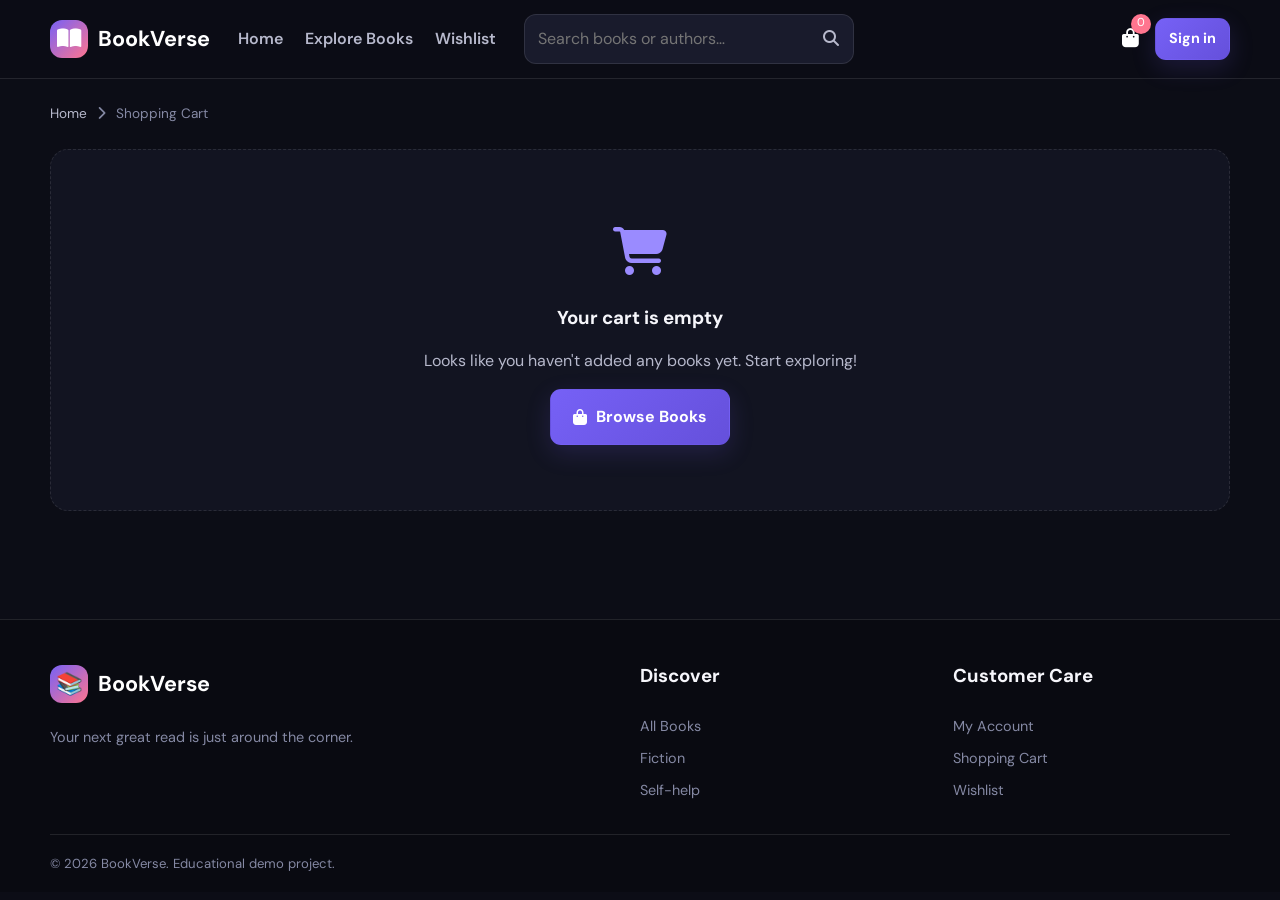
<file: cart.html>
<!DOCTYPE html>
<html lang="en">
<head>
  <meta charset="UTF-8">
  <meta name="viewport" content="width=device-width, initial-scale=1.0">
  <meta name="description" content="View and manage your BookVerse shopping cart.">
  <title>Shopping Cart — BookVerse</title>
  <link rel="stylesheet" href="css/style.css">
  <link rel="stylesheet" href="https://cdnjs.cloudflare.com/ajax/libs/font-awesome/6.5.1/css/all.min.css">
  <link rel="icon" href="data:image/svg+xml,<svg xmlns='http://www.w3.org/2000/svg' viewBox='0 0 100 100'><text y='.9em' font-size='90'>📚</text></svg>">
</head>
<body>
  <div id="navbar-container"></div>
  <div class="toast-container" id="toast-container"></div>

  <main class="page-content cart-page">
    <div class="container">
      <div class="breadcrumb">
        <a href="index.html">Home</a>
        <span class="separator"><i class="fas fa-chevron-right"></i></span>
        <span class="current">Shopping Cart</span>
      </div>

      <div id="cart-content">
        <!-- Rendered by JS -->
      </div>
    </div>
  </main>

  <div id="footer-container"></div>
  <button class="back-to-top" id="back-to-top"><i class="fas fa-arrow-up"></i></button>

  <!-- Checkout Success Modal -->
  <div class="modal-backdrop" id="modal-backdrop" onclick="closeCheckoutModal()"></div>
  <div class="modal" id="checkout-modal" style="text-align:center; max-width:440px;">
    <div style="font-size:4rem; margin-bottom:16px;">🎉</div>
    <h2 style="margin-bottom:8px;">Order Placed Successfully!</h2>
    <p style="color:var(--text-secondary); margin-bottom:24px;">Your books are on their way! You'll receive a confirmation email shortly.</p>
    <div style="display:flex;gap:12px;justify-content:center;">
      <a href="profile.html#orders" class="btn btn-primary"><i class="fas fa-box"></i> View Orders</a>
      <a href="catalog.html" class="btn btn-outline"><i class="fas fa-shopping-bag"></i> Continue Shopping</a>
    </div>
  </div>

  <script src="js/app.js"></script>
  <script>
    document.addEventListener('DOMContentLoaded', () => {
      document.getElementById('navbar-container').innerHTML = renderNavbar();
      document.getElementById('footer-container').innerHTML = renderFooter();
      initNavbarScroll();
      initBackToTop();
      initUserDropdown();
      initSearch();

      renderCart();
    });

    function renderCart() {
      const container = document.getElementById('cart-content');

      if (AppState.cart.length === 0) {
        container.innerHTML = `
          <div class="empty-state">
            <div class="empty-state-icon"><i class="fas fa-cart-shopping"></i></div>
            <h3>Your cart is empty</h3>
            <p>Looks like you haven't added any books yet. Start exploring!</p>
            <a href="catalog.html" class="btn btn-primary btn-lg"><i class="fas fa-shopping-bag"></i> Browse Books</a>
          </div>
        `;
        return;
      }

      const cartTotal = AppState.getCartTotal();
      const originalTotal = AppState.getCartOriginalTotal();
      const savings = originalTotal - cartTotal;
      const itemCount = AppState.getCartItemCount();
      const delivery = cartTotal >= 499 ? 0 : 49;
      const finalTotal = cartTotal + delivery;

      let cartItemsHTML = '';
      AppState.cart.forEach(item => {
        const book = BookStore.books.find(b => b.id === item.bookId);
        if (!book) return;
        const discount = getDiscount(book.originalPrice, book.price);

        cartItemsHTML += `
          <div class="cart-item" id="cart-item-${book.id}">
            <div class="cart-item-image">
              <a href="book-detail.html?id=${book.id}">
                <img src="${book.image}" alt="${book.title}" onerror="this.src='https://via.placeholder.com/100x140/1a1a2e/6c5ce7?text=Book'">
              </a>
            </div>
            <div class="cart-item-info">
              <h3><a href="book-detail.html?id=${book.id}" style="color:var(--text-primary);">${book.title}</a></h3>
              <p class="cart-item-author">by ${book.author}</p>
              <span class="cart-item-format">${book.format}</span>
              <div class="cart-item-price">
                <span class="current">${formatPrice(book.price)}</span>
                <span class="original">${formatPrice(book.originalPrice)}</span>
                <span class="discount">${discount}% off</span>
              </div>
              <div class="cart-item-actions">
                <div class="qty-control">
                  <button onclick="changeQty(${book.id}, -1)"><i class="fas fa-minus"></i></button>
                  <div class="qty-value">${item.qty}</div>
                  <button onclick="changeQty(${book.id}, 1)"><i class="fas fa-plus"></i></button>
                </div>
                <button class="cart-item-remove" onclick="removeItem(${book.id})">
                  <i class="fas fa-trash-alt"></i> Remove
                </button>
                <button class="cart-item-remove" onclick="moveToWishlist(${book.id})" style="color:var(--primary-light);">
                  <i class="far fa-heart"></i> Wishlist
                </button>
              </div>
            </div>
          </div>
        `;
      });

      container.innerHTML = `
        <div class="cart-layout">
          <div class="cart-items-section">
            <div class="cart-items-header">
              <h2><i class="fas fa-shopping-cart" style="color:var(--primary-light);margin-right:8px;"></i> My Cart (${itemCount} items)</h2>
              <button class="btn btn-ghost btn-sm" onclick="clearCart()"><i class="fas fa-trash"></i> Clear All</button>
            </div>
            ${cartItemsHTML}
          </div>

          <div class="cart-summary">
            <h3>Order Summary</h3>
            <div class="cart-summary-row">
              <span>Price (${itemCount} items)</span>
              <span>${formatPrice(originalTotal)}</span>
            </div>
            <div class="cart-summary-row">
              <span>Discount</span>
              <span class="savings">- ${formatPrice(savings)}</span>
            </div>
            <div class="cart-summary-row">
              <span>Delivery</span>
              <span style="color: ${delivery === 0 ? 'var(--success)' : 'var(--text-primary)'};">${delivery === 0 ? 'FREE' : formatPrice(delivery)}</span>
            </div>
            ${delivery > 0 ? `<p style="font-size:0.8rem;color:var(--text-muted);margin-top:4px;">Add ₹${499 - cartTotal} more for free delivery</p>` : ''}
            <div class="cart-summary-row total">
              <span>Total Amount</span>
              <span>${formatPrice(finalTotal)}</span>
            </div>
            <p style="color:var(--success);font-size:0.9rem;font-weight:600;margin-top:8px;">
              <i class="fas fa-tag"></i> You save ${formatPrice(savings)} on this order!
            </p>

            <div class="coupon-input">
              <input type="text" placeholder="Coupon code" id="coupon-input">
              <button class="btn btn-outline btn-sm" onclick="applyCoupon()">Apply</button>
            </div>

            <button class="btn btn-accent btn-lg checkout-btn" onclick="checkout()">
              <i class="fas fa-lock"></i> Place Order
            </button>
            <p class="secure-text"><i class="fas fa-shield-halved"></i> Safe and Secure Payments</p>
          </div>
        </div>
      `;
    }

    function changeQty(bookId, delta) {
      const item = AppState.cart.find(i => i.bookId === bookId);
      if (!item) return;
      const newQty = item.qty + delta;
      if (newQty <= 0) {
        removeItem(bookId);
        return;
      }
      AppState.updateCartQty(bookId, newQty);
      renderCart();
      // Re-render navbar to update cart count
      document.getElementById('navbar-container').innerHTML = renderNavbar();
      initUserDropdown();
    }

    function removeItem(bookId) {
      AppState.removeFromCart(bookId);
      showToast('info', 'Item removed from cart');
      renderCart();
      document.getElementById('navbar-container').innerHTML = renderNavbar();
      initUserDropdown();
    }

    function moveToWishlist(bookId) {
      if (!AppState.isInWishlist(bookId)) {
        AppState.toggleWishlist(bookId);
      }
      AppState.removeFromCart(bookId);
      showToast('success', 'Moved to wishlist');
      renderCart();
      document.getElementById('navbar-container').innerHTML = renderNavbar();
      initUserDropdown();
    }

    function clearCart() {
      AppState.cart = [];
      AppState.save();
      updateCartCount();
      showToast('info', 'Cart cleared');
      renderCart();
      document.getElementById('navbar-container').innerHTML = renderNavbar();
      initUserDropdown();
    }

    function applyCoupon() {
      const code = document.getElementById('coupon-input').value.trim();
      if (!code) {
        showToast('error', 'Please enter a coupon code');
        return;
      }
      if (code.toUpperCase() === 'BOOK10' || code.toUpperCase() === 'WELCOME') {
        showToast('success', 'Coupon applied! 10% discount added.');
      } else {
        showToast('error', 'Invalid coupon code. Try BOOK10 or WELCOME');
      }
    }

    function checkout() {
      if (!AppState.isLoggedIn()) {
        showToast('info', 'Please login to place your order');
        setTimeout(() => window.location.href = 'login.html', 1200);
        return;
      }

      // Create order
      const order = {
        id: 'BV-2026-' + Math.floor(Math.random() * 9000 + 1000),
        date: new Date().toLocaleDateString('en-US', { month: 'short', day: 'numeric', year: 'numeric' }),
        status: 'Processing',
        items: AppState.cart.map(i => i.bookId),
        total: AppState.getCartTotal()
      };
      AppState.orders.unshift(order);
      AppState.cart = [];
      AppState.save();
      updateCartCount();

      // Show success modal
      document.getElementById('modal-backdrop').classList.add('active');
      document.getElementById('checkout-modal').classList.add('active');
    }

    function closeCheckoutModal() {
      document.getElementById('modal-backdrop').classList.remove('active');
      document.getElementById('checkout-modal').classList.remove('active');
      renderCart();
      document.getElementById('navbar-container').innerHTML = renderNavbar();
      initUserDropdown();
    }
  </script>
</body>
</html>
</file>
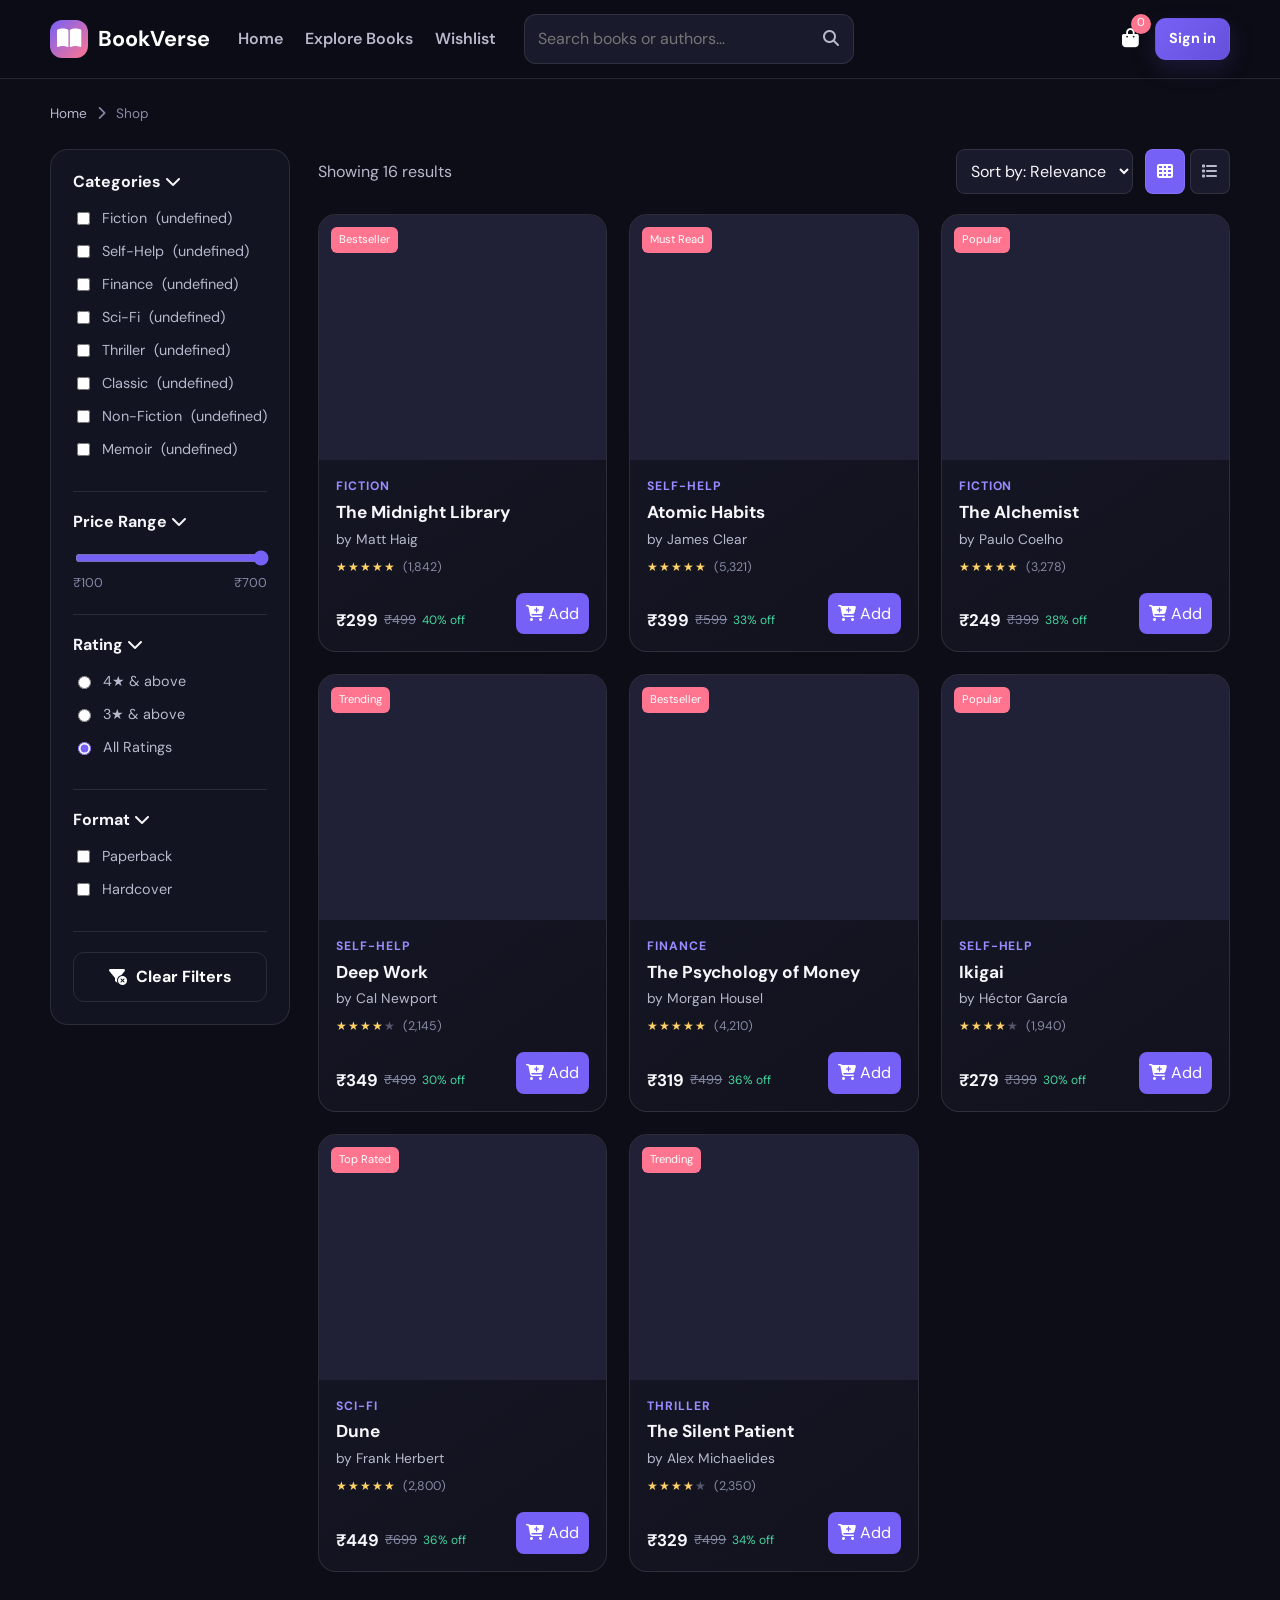
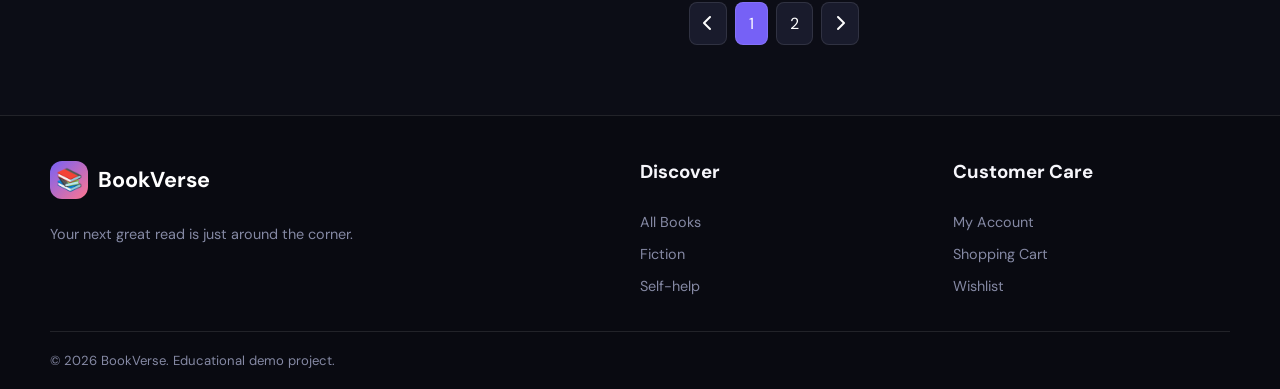
<file: catalog.html>
<!DOCTYPE html>
<html lang="en">
<head>
  <meta charset="UTF-8">
  <meta name="viewport" content="width=device-width, initial-scale=1.0">
  <meta name="description" content="Browse and shop from our extensive catalog of books across all genres.">
  <title>Shop Books — BookVerse</title>
  <link rel="stylesheet" href="css/style.css">
  <link rel="stylesheet" href="https://cdnjs.cloudflare.com/ajax/libs/font-awesome/6.5.1/css/all.min.css">
  <link rel="icon" href="data:image/svg+xml,<svg xmlns='http://www.w3.org/2000/svg' viewBox='0 0 100 100'><text y='.9em' font-size='90'>📚</text></svg>">
</head>
<body>
  <div id="navbar-container"></div>
  <div class="toast-container" id="toast-container"></div>

  <div class="modal-backdrop" id="modal-backdrop" onclick="closeModal()"></div>
  <div class="modal" id="quick-view-modal">
    <div class="modal-header">
      <h2>Quick View</h2>
      <button class="modal-close" onclick="closeModal()"><i class="fas fa-times"></i></button>
    </div>
    <div class="modal-body"></div>
  </div>

  <main class="page-content catalog-page">
    <div class="container">
      <div class="breadcrumb">
        <a href="index.html">Home</a>
        <span class="separator"><i class="fas fa-chevron-right"></i></span>
        <span class="current" id="breadcrumb-current">Shop</span>
      </div>

      <div class="catalog-layout">
        <!-- Filter Sidebar -->
        <aside class="filter-sidebar">
          <div class="filter-group">
            <h3>Categories <i class="fas fa-chevron-down"></i></h3>
            <div id="filter-categories">
              <!-- Rendered by JS -->
            </div>
          </div>

          <div class="filter-group">
            <h3>Price Range <i class="fas fa-chevron-down"></i></h3>
            <div class="price-range-slider">
              <input type="range" id="price-max" min="100" max="700" value="700" oninput="applyFilters()">
              <div class="price-range-values">
                <span>₹100</span>
                <span id="price-max-display">₹700</span>
              </div>
            </div>
          </div>

          <div class="filter-group">
            <h3>Rating <i class="fas fa-chevron-down"></i></h3>
            <label class="filter-option">
              <input type="radio" name="rating" value="4" onchange="applyFilters()"> 4★ & above
            </label>
            <label class="filter-option">
              <input type="radio" name="rating" value="3" onchange="applyFilters()"> 3★ & above
            </label>
            <label class="filter-option">
              <input type="radio" name="rating" value="0" checked onchange="applyFilters()"> All Ratings
            </label>
          </div>

          <div class="filter-group">
            <h3>Format <i class="fas fa-chevron-down"></i></h3>
            <label class="filter-option">
              <input type="checkbox" value="Paperback" onchange="applyFilters()"> Paperback
            </label>
            <label class="filter-option">
              <input type="checkbox" value="Hardcover" onchange="applyFilters()"> Hardcover
            </label>
          </div>

          <button class="btn btn-outline" style="width:100%;" onclick="clearFilters()">
            <i class="fas fa-filter-circle-xmark"></i> Clear Filters
          </button>
        </aside>

        <!-- Main Content -->
        <div class="catalog-main">
          <div class="catalog-toolbar">
            <div class="catalog-result-count">
              Showing <span id="result-count">0</span> results
            </div>
            <div class="catalog-sort">
              <select class="sort-select" id="sort-select" onchange="applyFilters()">
                <option value="relevance">Sort by: Relevance</option>
                <option value="price-low">Price: Low to High</option>
                <option value="price-high">Price: High to Low</option>
                <option value="rating">Highest Rated</option>
                <option value="newest">Newest First</option>
                <option value="popular">Most Popular</option>
              </select>
              <div class="view-toggle">
                <button class="active" onclick="setView('grid', this)" title="Grid View"><i class="fas fa-th"></i></button>
                <button onclick="setView('list', this)" title="List View"><i class="fas fa-list"></i></button>
              </div>
            </div>
          </div>

          <div class="book-grid book-grid-wide" id="catalog-grid">
            <!-- Books rendered by JS -->
          </div>

          <div class="empty-state" id="no-results" style="display:none;">
            <div class="empty-state-icon"><i class="fas fa-search"></i></div>
            <h3>No books found</h3>
            <p>Try adjusting your filters or search terms</p>
            <button class="btn btn-primary" onclick="clearFilters()">Clear Filters</button>
          </div>

          <div class="pagination" id="pagination">
            <!-- Pagination rendered by JS -->
          </div>
        </div>
      </div>
    </div>
  </main>

  <div id="footer-container"></div>
  <button class="back-to-top" id="back-to-top"><i class="fas fa-arrow-up"></i></button>

  <script src="js/app.js"></script>
  <script src="js/frontend-api.js"></script>
  <script>
    let currentPage = 1;
    const booksPerPage = 8;
    let currentView = 'grid';

    document.addEventListener('DOMContentLoaded', async () => {
      try { BookStore.books = (await loadBooksFromBackend()).map(b => ({...b, originalPrice:Number(b.originalPrice), price:Number(b.price), rating:Number(b.rating), reviews:b.reviewCount})); } catch (e) { console.warn('Backend unavailable, using demo data.'); }

            document.getElementById('navbar-container').innerHTML = renderNavbar();
      document.getElementById('footer-container').innerHTML = renderFooter();
      initNavbarScroll();
      initBackToTop();
      initUserDropdown();
      initSearch();

      // Render category filters
      const catContainer = document.getElementById('filter-categories');
      BookStore.categories.forEach(cat => {
        catContainer.innerHTML += `
          <label class="filter-option">
            <input type="checkbox" value="${cat.name}" onchange="applyFilters()" ${getUrlParam('category') === cat.name ? 'checked' : ''}>
            ${cat.name}
            <span class="count">(${cat.count})</span>
          </label>
        `;
      });

      // Check URL params for search / category
      const searchParam = getUrlParam('search');
      const categoryParam = getUrlParam('category');

      if (searchParam) {
        document.getElementById('navbar-search-input').value = searchParam;
        document.getElementById('breadcrumb-current').textContent = `Search: "${searchParam}"`;
      }
      if (categoryParam && categoryParam !== 'All') {
        document.getElementById('breadcrumb-current').textContent = categoryParam;
      }

      applyFilters();
    });

    function getUrlParam(key) {
      const params = new URLSearchParams(window.location.search);
      return params.get(key);
    }

    function applyFilters() {
      let books = [...BookStore.books];

      // Category filter
      const checkedCats = [...document.querySelectorAll('#filter-categories input:checked')].map(el => el.value);
      if (checkedCats.length > 0 && !checkedCats.includes('All')) {
        books = books.filter(b => checkedCats.includes(b.category));
      }

      // Search filter
      const searchParam = getUrlParam('search');
      const searchInput = document.getElementById('navbar-search-input')?.value || '';
      const searchTerm = (searchInput || searchParam || '').toLowerCase();
      if (searchTerm) {
        books = books.filter(b =>
          b.title.toLowerCase().includes(searchTerm) ||
          b.author.toLowerCase().includes(searchTerm) ||
          b.category.toLowerCase().includes(searchTerm)
        );
      }

      // Badge filter from URL
      const badgeParam = getUrlParam('category');
      if (badgeParam && !['All', 'Fiction', 'Self-Help', 'Sci-Fi', 'Finance', 'Memoir', 'Non-Fiction', 'Classic', 'Thriller'].includes(badgeParam)) {
        books = books.filter(b => b.badge === badgeParam);
      }

      // Price filter
      const maxPrice = parseInt(document.getElementById('price-max').value);
      document.getElementById('price-max-display').textContent = formatPrice(maxPrice);
      books = books.filter(b => b.price <= maxPrice);

      // Rating filter
      const ratingVal = document.querySelector('input[name="rating"]:checked')?.value || 0;
      if (ratingVal > 0) {
        books = books.filter(b => b.rating >= parseInt(ratingVal));
      }

      // Format filter
      const checkedFormats = [...document.querySelectorAll('.filter-group input[type="checkbox"][value="Paperback"], .filter-group input[type="checkbox"][value="Hardcover"]')]
        .filter(el => el.checked).map(el => el.value);
      if (checkedFormats.length > 0) {
        books = books.filter(b => checkedFormats.includes(b.format));
      }

      // Sort
      const sortVal = document.getElementById('sort-select').value;
      switch (sortVal) {
        case 'price-low': books.sort((a, b) => a.price - b.price); break;
        case 'price-high': books.sort((a, b) => b.price - a.price); break;
        case 'rating': books.sort((a, b) => b.rating - a.rating); break;
        case 'popular': books.sort((a, b) => b.reviews - a.reviews); break;
      }

      // Update result count
      document.getElementById('result-count').textContent = books.length;

      // Pagination
      const totalPages = Math.ceil(books.length / booksPerPage);
      if (currentPage > totalPages) currentPage = 1;
      const startIdx = (currentPage - 1) * booksPerPage;
      const pageBooks = books.slice(startIdx, startIdx + booksPerPage);

      // Render
      const grid = document.getElementById('catalog-grid');
      const noResults = document.getElementById('no-results');

      if (pageBooks.length === 0) {
        grid.style.display = 'none';
        noResults.style.display = 'block';
      } else {
        grid.style.display = '';
        noResults.style.display = 'none';
        grid.innerHTML = pageBooks.map(createBookCard).join('');
      }

      // Render pagination
      renderPagination(totalPages);
    }

    function renderPagination(totalPages) {
      const container = document.getElementById('pagination');
      if (totalPages <= 1) { container.innerHTML = ''; return; }

      let html = `<button ${currentPage === 1 ? 'disabled' : ''} onclick="goToPage(${currentPage - 1})"><i class="fas fa-chevron-left"></i></button>`;
      for (let i = 1; i <= totalPages; i++) {
        html += `<button class="${i === currentPage ? 'active' : ''}" onclick="goToPage(${i})">${i}</button>`;
      }
      html += `<button ${currentPage === totalPages ? 'disabled' : ''} onclick="goToPage(${currentPage + 1})"><i class="fas fa-chevron-right"></i></button>`;
      container.innerHTML = html;
    }

    function goToPage(page) {
      currentPage = page;
      applyFilters();
      window.scrollTo({ top: 0, behavior: 'smooth' });
    }

    function setView(view, btn) {
      currentView = view;
      document.querySelectorAll('.view-toggle button').forEach(b => b.classList.remove('active'));
      btn.classList.add('active');
      const grid = document.getElementById('catalog-grid');
      if (view === 'list') {
        grid.style.gridTemplateColumns = '1fr';
      } else {
        grid.style.gridTemplateColumns = '';
      }
    }

    function clearFilters() {
      document.querySelectorAll('.filter-sidebar input[type="checkbox"]').forEach(el => el.checked = false);
      document.querySelector('input[name="rating"][value="0"]').checked = true;
      document.getElementById('price-max').value = 700;
      document.getElementById('sort-select').value = 'relevance';
      // Clear URL params
      window.history.replaceState({}, '', 'catalog.html');
      currentPage = 1;
      applyFilters();
    }
  </script>
</body>
</html>
</file>
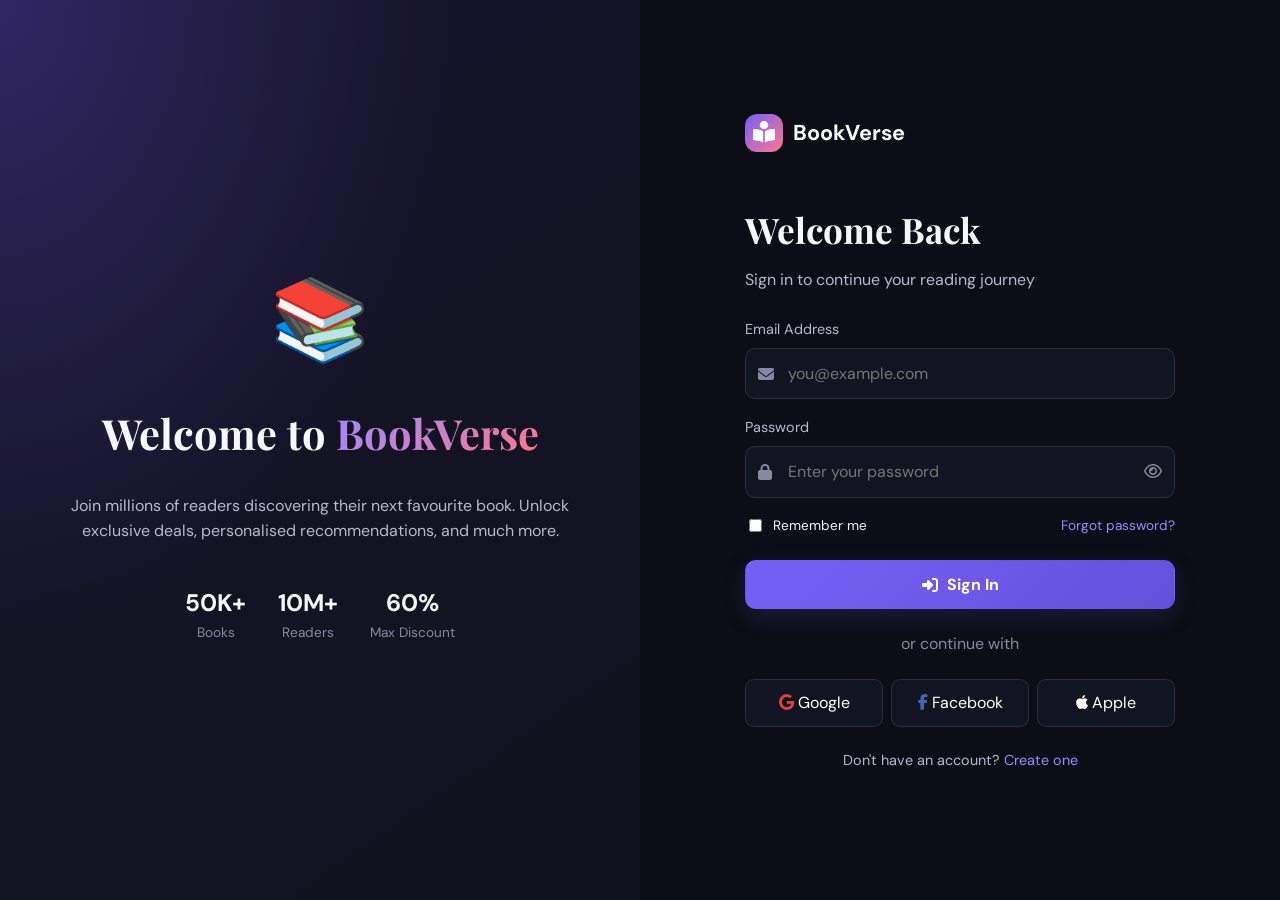
<file: login.html>
<!DOCTYPE html>
<html lang="en">
<head>
  <meta charset="UTF-8">
  <meta name="viewport" content="width=device-width, initial-scale=1.0">
  <meta name="description" content="Login or create your BookVerse account to start your reading journey.">
  <title>Login — BookVerse</title>
  <link rel="stylesheet" href="css/style.css">
  <link rel="stylesheet" href="https://cdnjs.cloudflare.com/ajax/libs/font-awesome/6.5.1/css/all.min.css">
  <link rel="icon" href="data:image/svg+xml,<svg xmlns='http://www.w3.org/2000/svg' viewBox='0 0 100 100'><text y='.9em' font-size='90'>📚</text></svg>">
</head>
<body>
  <div class="toast-container" id="toast-container"></div>

  <div class="auth-page">
    <!-- Visual Side -->
    <div class="auth-visual">
      <div class="auth-visual-content">
        <div style="font-size: 5rem; margin-bottom: 24px;">📚</div>
        <h2>Welcome to <span style="background:linear-gradient(135deg, var(--primary-light), var(--accent));-webkit-background-clip:text;-webkit-text-fill-color:transparent;background-clip:text;">BookVerse</span></h2>
        <p>Join millions of readers discovering their next favourite book. Unlock exclusive deals, personalised recommendations, and much more.</p>
        <div style="display:flex; gap:32px; justify-content:center; margin-top:40px;">
          <div class="hero-stat"><div class="stat-number">50K+</div><div class="stat-label">Books</div></div>
          <div class="hero-stat"><div class="stat-number">10M+</div><div class="stat-label">Readers</div></div>
          <div class="hero-stat"><div class="stat-number">60%</div><div class="stat-label">Max Discount</div></div>
        </div>
      </div>
    </div>

    <!-- Form Side -->
    <div class="auth-form-section">
      <div class="auth-form-container">
        <a href="index.html" class="navbar-brand" style="margin-bottom:32px;">
          <div class="brand-icon"><i class="fas fa-book-reader"></i></div>
          <span>BookVerse</span>
        </a>

        <!-- Login Form -->
        <div id="login-form-section">
          <div class="auth-form-header">
            <h1>Welcome Back</h1>
            <p>Sign in to continue your reading journey</p>
          </div>

          <form id="login-form" onsubmit="handleLogin(event)">
            <div class="form-group">
              <label for="login-email">Email Address</label>
              <div class="form-input-icon">
                <i class="fas fa-envelope"></i>
                <input type="email" id="login-email" class="form-input" placeholder="you@example.com" required>
              </div>
            </div>
            <div class="form-group">
              <label for="login-password">Password</label>
              <div class="form-input-icon">
                <i class="fas fa-lock"></i>
                <input type="password" id="login-password" class="form-input" placeholder="Enter your password" required>
                <span class="toggle-password" onclick="togglePasswordVisibility('login-password', this)"><i class="far fa-eye"></i></span>
              </div>
            </div>
            <div class="form-row">
              <div class="checkbox-group">
                <input type="checkbox" id="remember-me">
                <label for="remember-me">Remember me</label>
              </div>
              <a href="#" class="form-link">Forgot password?</a>
            </div>
            <button type="submit" class="btn btn-primary auth-submit"><i class="fas fa-sign-in-alt"></i> Sign In</button>
          </form>

          <div class="auth-divider">or continue with</div>

          <div class="social-login">
            <button class="social-login-btn" onclick="socialLogin('Google')"><i class="fab fa-google" style="color:#DB4437;"></i> Google</button>
            <button class="social-login-btn" onclick="socialLogin('Facebook')"><i class="fab fa-facebook-f" style="color:#4267B2;"></i> Facebook</button>
            <button class="social-login-btn" onclick="socialLogin('Apple')"><i class="fab fa-apple"></i> Apple</button>
          </div>

          <p class="auth-footer-text">
            Don't have an account? <a href="#" onclick="showSignup()">Create one</a>
          </p>
        </div>

        <!-- Signup Form -->
        <div id="signup-form-section" style="display:none;">
          <div class="auth-form-header">
            <h1>Create Account</h1>
            <p>Join BookVerse and start your journey</p>
          </div>

          <form id="signup-form" onsubmit="handleSignup(event)">
            <div class="form-group">
              <label for="signup-name">Full Name</label>
              <div class="form-input-icon">
                <i class="fas fa-user"></i>
                <input type="text" id="signup-name" class="form-input" placeholder="John Doe" required>
              </div>
            </div>
            <div class="form-group">
              <label for="signup-email">Email Address</label>
              <div class="form-input-icon">
                <i class="fas fa-envelope"></i>
                <input type="email" id="signup-email" class="form-input" placeholder="you@example.com" required>
              </div>
            </div>
            <div class="form-group">
              <label for="signup-phone">Phone Number</label>
              <div class="form-input-icon">
                <i class="fas fa-phone"></i>
                <input type="tel" id="signup-phone" class="form-input" placeholder="+91 98765 43210">
              </div>
            </div>
            <div class="form-group">
              <label for="signup-password">Password</label>
              <div class="form-input-icon">
                <i class="fas fa-lock"></i>
                <input type="password" id="signup-password" class="form-input" placeholder="Min 8 characters" required minlength="8">
                <span class="toggle-password" onclick="togglePasswordVisibility('signup-password', this)"><i class="far fa-eye"></i></span>
              </div>
            </div>
            <div class="form-group">
              <label for="signup-confirm">Confirm Password</label>
              <div class="form-input-icon">
                <i class="fas fa-lock"></i>
                <input type="password" id="signup-confirm" class="form-input" placeholder="Re-enter password" required>
              </div>
            </div>
            <div style="margin-bottom:20px;">
              <div class="checkbox-group">
                <input type="checkbox" id="agree-terms" required>
                <label for="agree-terms">I agree to the <a href="#" class="form-link" style="display:inline;">Terms & Conditions</a></label>
              </div>
            </div>
            <button type="submit" class="btn btn-accent auth-submit"><i class="fas fa-user-plus"></i> Create Account</button>
          </form>

          <div class="auth-divider">or sign up with</div>

          <div class="social-login">
            <button class="social-login-btn" onclick="socialLogin('Google')"><i class="fab fa-google" style="color:#DB4437;"></i> Google</button>
            <button class="social-login-btn" onclick="socialLogin('Facebook')"><i class="fab fa-facebook-f" style="color:#4267B2;"></i> Facebook</button>
          </div>

          <p class="auth-footer-text">
            Already have an account? <a href="#" onclick="showLogin()">Sign in</a>
          </p>
        </div>
      </div>
    </div>
  </div>

  <script src="js/app.js"></script>
  <script src="js/frontend-api.js"></script>
  <script src="js/frontend-api.js"></script>
  <script>
    // Toggle password visibility
    function togglePasswordVisibility(inputId, toggleEl) {
      const input = document.getElementById(inputId);
      const icon = toggleEl.querySelector('i');
      if (input.type === 'password') {
        input.type = 'text';
        icon.classList.replace('fa-eye', 'fa-eye-slash');
      } else {
        input.type = 'password';
        icon.classList.replace('fa-eye-slash', 'fa-eye');
      }
    }

    // Show signup
    function showSignup() {
      document.getElementById('login-form-section').style.display = 'none';
      document.getElementById('signup-form-section').style.display = 'block';
    }

    // Show login
    function showLogin() {
      document.getElementById('signup-form-section').style.display = 'none';
      document.getElementById('login-form-section').style.display = 'block';
    }

    // Handle login
    function handleLogin(e) {
      e.preventDefault();
      const email = document.getElementById('login-email').value;
      const password = document.getElementById('login-password').value;

      if (!email || !password) {
        showToast('error', 'Please fill in all fields');
        return;
      }

      backendLogin(email, password)
        .then(() => {
          AppState.init();
          showToast('success', 'Backend login successful! Redirecting...');
          setTimeout(() => window.location.href = 'index.html', 800);
        })
        .catch(err => showToast('error', err.message));
    }

    // Handle signup
    function handleSignup(e) {
      e.preventDefault();
      const name = document.getElementById('signup-name').value;
      const email = document.getElementById('signup-email').value;
      const password = document.getElementById('signup-password').value;
      const confirm = document.getElementById('signup-confirm').value;

      if (password !== confirm) {
        showToast('error', 'Passwords do not match!');
        return;
      }

      backendRegister(name, email, password)
        .then(() => {
          AppState.init();
          showToast('success', 'Account created in PostgreSQL! Redirecting...');
          setTimeout(() => window.location.href = 'index.html', 800);
        })
        .catch(err => showToast('error', err.message));
    }

    // Social login
    function socialLogin(provider) {
      AppState.login(`user@${provider.toLowerCase()}.com`, 'social', `${provider} User`);
      showToast('success', `Signed in with ${provider}! Redirecting...`);
      setTimeout(() => window.location.href = 'index.html', 1200);
    }

    // Redirect if already logged in
    AppState.init();
    if (AppState.isLoggedIn()) {
      window.location.href = 'index.html';
    }
  </script>
</body>
</html>
</file>
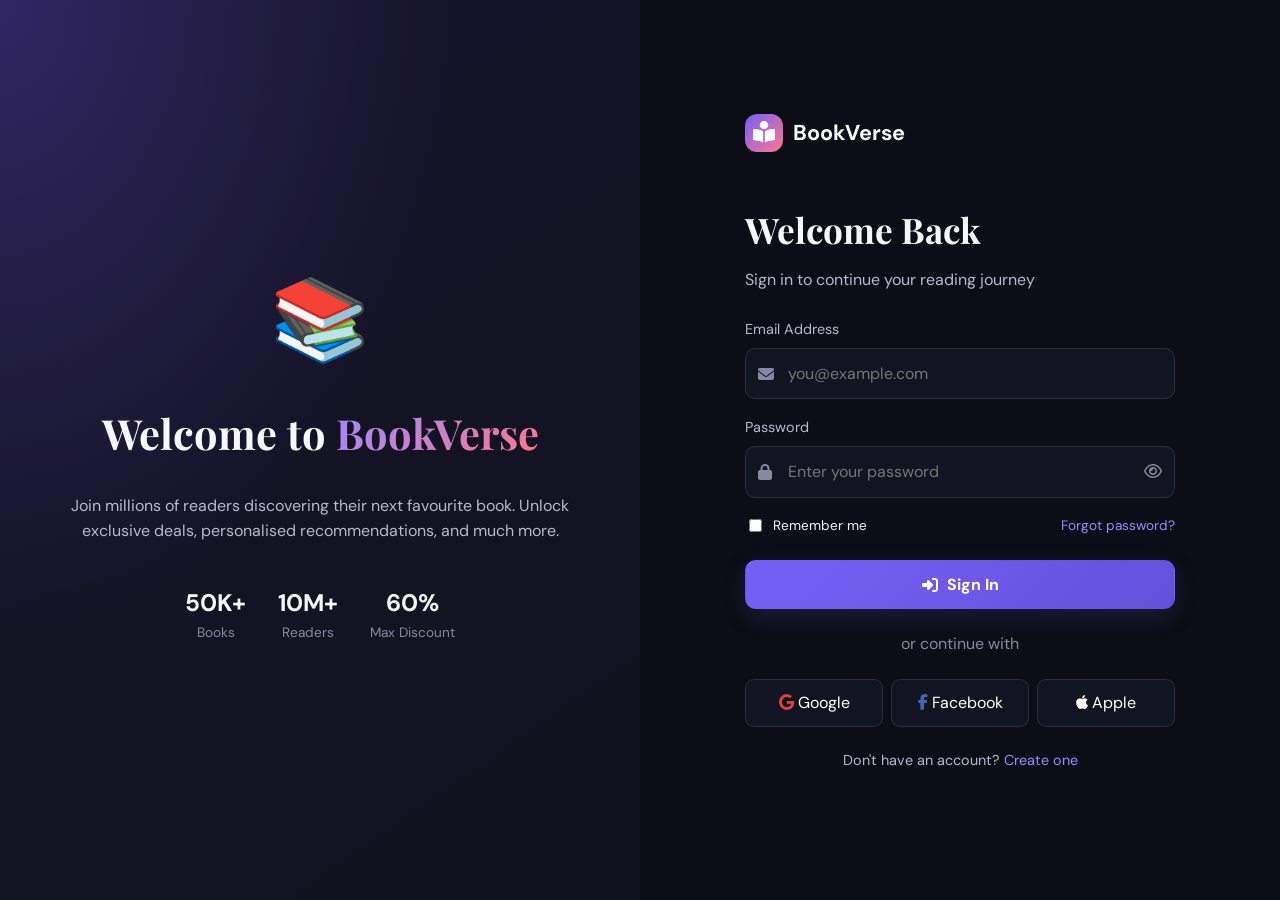
<file: profile.html>
<!DOCTYPE html>
<html lang="en">
<head>
  <meta charset="UTF-8">
  <meta name="viewport" content="width=device-width, initial-scale=1.0">
  <meta name="description" content="Manage your BookVerse profile, orders, addresses, and account settings.">
  <title>My Profile — BookVerse</title>
  <link rel="stylesheet" href="css/style.css">
  <link rel="stylesheet" href="https://cdnjs.cloudflare.com/ajax/libs/font-awesome/6.5.1/css/all.min.css">
  <link rel="icon" href="data:image/svg+xml,<svg xmlns='http://www.w3.org/2000/svg' viewBox='0 0 100 100'><text y='.9em' font-size='90'>📚</text></svg>">
</head>
<body>
  <div id="navbar-container"></div>
  <div class="toast-container" id="toast-container"></div>

  <main class="page-content profile-page">
    <div class="container">
      <!-- Profile Header Card -->
      <div class="profile-header-card">
        <div class="profile-cover">
          <button class="profile-cover-edit"><i class="fas fa-camera"></i> Edit Cover</button>
        </div>
        <div class="profile-info-section">
          <div class="profile-avatar-wrapper">
            <div class="profile-avatar">
              <img id="profile-avatar-img" src="" alt="Avatar">
            </div>
            <button class="profile-avatar-edit"><i class="fas fa-camera"></i></button>
          </div>
          <div class="profile-details">
            <h1 id="profile-name">User</h1>
            <p class="profile-email" id="profile-email">user@example.com</p>
            <p class="profile-member-since">Member since <span id="profile-join-date">August 2026</span></p>
          </div>
          <div class="profile-stats-row">
            <div class="profile-stat-item">
              <div class="stat-val" id="stat-orders">0</div>
              <div class="stat-lbl">Orders</div>
            </div>
            <div class="profile-stat-item">
              <div class="stat-val" id="stat-wishlist">0</div>
              <div class="stat-lbl">Wishlist</div>
            </div>
            <div class="profile-stat-item">
              <div class="stat-val" id="stat-reviews">7</div>
              <div class="stat-lbl">Reviews</div>
            </div>
          </div>
        </div>
      </div>

      <!-- Profile Content -->
      <div class="profile-content">
        <!-- Sidebar -->
        <nav class="profile-sidebar">
          <button class="profile-nav-item active" data-tab="personal" onclick="switchTab('personal', this)">
            <i class="fas fa-user"></i> Personal Info
          </button>
          <button class="profile-nav-item" data-tab="orders" onclick="switchTab('orders', this)">
            <i class="fas fa-box"></i> My Orders
          </button>
          <button class="profile-nav-item" data-tab="addresses" onclick="switchTab('addresses', this)">
            <i class="fas fa-map-marker-alt"></i> Addresses
          </button>
          <button class="profile-nav-item" data-tab="payment" onclick="switchTab('payment', this)">
            <i class="fas fa-credit-card"></i> Payment Methods
          </button>
          <button class="profile-nav-item" data-tab="notifications" onclick="switchTab('notifications', this)">
            <i class="fas fa-bell"></i> Notifications
          </button>
          <button class="profile-nav-item" data-tab="security" onclick="switchTab('security', this)">
            <i class="fas fa-shield-halved"></i> Security
          </button>
          <div style="height:1px;background:var(--border-color);margin:8px 0;"></div>
          <button class="profile-nav-item" style="color:var(--accent);" onclick="AppState.logout(); window.location.href='index.html';">
            <i class="fas fa-sign-out-alt"></i> Logout
          </button>
        </nav>

        <!-- Tab Content -->
        <div class="profile-tab-content">
          <!-- Personal Info -->
          <div class="profile-tab-panel active" id="tab-personal">
            <h3 class="profile-section-title"><i class="fas fa-user" style="color:var(--primary-light);margin-right:8px;"></i> Personal Information</h3>
            <form onsubmit="event.preventDefault(); saveProfile(); showToast('success', 'Profile updated successfully!');">
              <div class="form-grid">
                <div class="form-group">
                  <label>First Name</label>
                  <input type="text" class="form-input" id="edit-fname" value="Het">
                </div>
                <div class="form-group">
                  <label>Last Name</label>
                  <input type="text" class="form-input" id="edit-lname" value="Patel">
                </div>
                <div class="form-group">
                  <label>Email Address</label>
                  <input type="email" class="form-input" id="edit-email" value="">
                </div>
                <div class="form-group">
                  <label>Phone Number</label>
                  <input type="tel" class="form-input" id="edit-phone" value="+91 98765 43210">
                </div>
                <div class="form-group">
                  <label>Date of Birth</label>
                  <input type="date" class="form-input" id="edit-dob" value="2000-01-15">
                </div>
                <div class="form-group">
                  <label>Gender</label>
                  <select class="form-input" id="edit-gender">
                    <option value="male" selected>Male</option>
                    <option value="female">Female</option>
                    <option value="other">Other</option>
                    <option value="prefer-not">Prefer not to say</option>
                  </select>
                </div>
                <div class="form-group full-width">
                  <label>Bio</label>
                  <textarea class="form-input" rows="3" placeholder="Tell us about yourself...">Book lover and avid reader. Always looking for the next great story.</textarea>
                </div>
              </div>
              <div style="margin-top:24px; display:flex; gap:12px;">
                <button type="submit" class="btn btn-primary"><i class="fas fa-save"></i> Save Changes</button>
                <button type="reset" class="btn btn-ghost">Cancel</button>
              </div>
            </form>
          </div>

          <!-- Orders -->
          <div class="profile-tab-panel" id="tab-orders">
            <h3 class="profile-section-title"><i class="fas fa-box" style="color:var(--primary-light);margin-right:8px;"></i> My Orders</h3>
            <div id="orders-list">
              <!-- Rendered by JS -->
            </div>
          </div>

          <!-- Addresses -->
          <div class="profile-tab-panel" id="tab-addresses">
            <div style="display:flex; justify-content:space-between; align-items:center; margin-bottom:24px;">
              <h3 class="profile-section-title" style="margin-bottom:0; border:none; padding:0;"><i class="fas fa-map-marker-alt" style="color:var(--primary-light);margin-right:8px;"></i> Saved Addresses</h3>
              <button class="btn btn-primary btn-sm" onclick="showAddAddressForm()"><i class="fas fa-plus"></i> Add New</button>
            </div>
            <div id="addresses-list">
              <!-- Rendered by JS -->
            </div>

            <!-- Add Address Form (hidden by default) -->
            <div id="add-address-form" style="display:none; margin-top:20px; background:var(--bg-secondary); border:1px solid var(--border-color); border-radius:var(--radius-lg); padding:24px;">
              <h4 style="margin-bottom:16px;">Add New Address</h4>
              <form onsubmit="event.preventDefault(); addNewAddress();">
                <div class="form-grid">
                  <div class="form-group">
                    <label>Address Type</label>
                    <select class="form-input" id="new-addr-type">
                      <option value="Home">Home</option>
                      <option value="Office">Office</option>
                      <option value="Other">Other</option>
                    </select>
                  </div>
                  <div class="form-group">
                    <label>Full Name</label>
                    <input type="text" class="form-input" id="new-addr-name" required>
                  </div>
                  <div class="form-group full-width">
                    <label>Address Line 1</label>
                    <input type="text" class="form-input" id="new-addr-line1" required>
                  </div>
                  <div class="form-group full-width">
                    <label>Address Line 2</label>
                    <input type="text" class="form-input" id="new-addr-line2">
                  </div>
                  <div class="form-group">
                    <label>City</label>
                    <input type="text" class="form-input" id="new-addr-city" required>
                  </div>
                  <div class="form-group">
                    <label>State</label>
                    <input type="text" class="form-input" id="new-addr-state" required>
                  </div>
                  <div class="form-group">
                    <label>PIN Code</label>
                    <input type="text" class="form-input" id="new-addr-pin" required>
                  </div>
                  <div class="form-group">
                    <label>Phone</label>
                    <input type="tel" class="form-input" id="new-addr-phone" required>
                  </div>
                </div>
                <div style="margin-top:16px; display:flex; gap:12px;">
                  <button type="submit" class="btn btn-primary"><i class="fas fa-save"></i> Save Address</button>
                  <button type="button" class="btn btn-ghost" onclick="document.getElementById('add-address-form').style.display='none';">Cancel</button>
                </div>
              </form>
            </div>
          </div>

          <!-- Payment Methods -->
          <div class="profile-tab-panel" id="tab-payment">
            <h3 class="profile-section-title"><i class="fas fa-credit-card" style="color:var(--primary-light);margin-right:8px;"></i> Payment Methods</h3>
            <div style="display:grid; gap:16px;">
              <div class="address-card">
                <div style="display:flex; align-items:center; gap:16px;">
                  <div style="width:48px;height:32px;background:linear-gradient(135deg, #1a1f71, #2a2d7c);border-radius:6px;display:flex;align-items:center;justify-content:center;color:#fff;font-size:0.7rem;font-weight:700;">VISA</div>
                  <div>
                    <div style="font-weight:600;">•••• •••• •••• 4521</div>
                    <div style="font-size:0.8rem;color:var(--text-muted);">Expires 12/28</div>
                  </div>
                  <span class="badge badge-primary" style="margin-left:auto;">Default</span>
                </div>
              </div>
              <div class="address-card">
                <div style="display:flex; align-items:center; gap:16px;">
                  <div style="width:48px;height:32px;background:linear-gradient(135deg, #ff5f00, #eb001b);border-radius:6px;display:flex;align-items:center;justify-content:center;color:#fff;font-size:0.6rem;font-weight:700;">MC</div>
                  <div>
                    <div style="font-weight:600;">•••• •••• •••• 8903</div>
                    <div style="font-size:0.8rem;color:var(--text-muted);">Expires 06/27</div>
                  </div>
                </div>
              </div>
              <button class="btn btn-outline" style="justify-self:start;"><i class="fas fa-plus"></i> Add Payment Method</button>
            </div>

            <h3 class="profile-section-title" style="margin-top:32px;"><i class="fas fa-wallet" style="color:var(--primary-light);margin-right:8px;"></i> UPI</h3>
            <div class="address-card">
              <div style="display:flex; align-items:center; gap:16px;">
                <div style="width:48px;height:32px;background:var(--bg-elevated);border-radius:6px;display:flex;align-items:center;justify-content:center;font-size:1rem;">📱</div>
                <div>
                  <div style="font-weight:600;">het@paytm</div>
                  <div style="font-size:0.8rem;color:var(--text-muted);">Linked to Paytm</div>
                </div>
              </div>
            </div>
          </div>

          <!-- Notifications -->
          <div class="profile-tab-panel" id="tab-notifications">
            <h3 class="profile-section-title"><i class="fas fa-bell" style="color:var(--primary-light);margin-right:8px;"></i> Notification Preferences</h3>
            <div style="display:grid; gap:20px;">
              <div style="display:flex; align-items:center; justify-content:space-between; padding:16px; background:var(--bg-secondary); border-radius:var(--radius-md);">
                <div>
                  <div style="font-weight:600; font-size:0.95rem;">Order Updates</div>
                  <div style="font-size:0.85rem; color:var(--text-muted);">Get notified about order status changes</div>
                </div>
                <label style="position:relative;width:52px;height:28px;cursor:pointer;">
                  <input type="checkbox" checked style="opacity:0;width:0;height:0;" onchange="showToast('success', 'Preference updated')">
                  <span style="position:absolute;inset:0;background:var(--primary);border-radius:14px;transition:0.3s;">
                    <span style="position:absolute;width:22px;height:22px;background:#fff;border-radius:50%;top:3px;left:27px;transition:0.3s;"></span>
                  </span>
                </label>
              </div>
              <div style="display:flex; align-items:center; justify-content:space-between; padding:16px; background:var(--bg-secondary); border-radius:var(--radius-md);">
                <div>
                  <div style="font-weight:600; font-size:0.95rem;">Price Drops</div>
                  <div style="font-size:0.85rem; color:var(--text-muted);">Alerts when wishlist items go on sale</div>
                </div>
                <label style="position:relative;width:52px;height:28px;cursor:pointer;">
                  <input type="checkbox" checked style="opacity:0;width:0;height:0;" onchange="showToast('success', 'Preference updated')">
                  <span style="position:absolute;inset:0;background:var(--primary);border-radius:14px;transition:0.3s;">
                    <span style="position:absolute;width:22px;height:22px;background:#fff;border-radius:50%;top:3px;left:27px;transition:0.3s;"></span>
                  </span>
                </label>
              </div>
              <div style="display:flex; align-items:center; justify-content:space-between; padding:16px; background:var(--bg-secondary); border-radius:var(--radius-md);">
                <div>
                  <div style="font-weight:600; font-size:0.95rem;">New Releases</div>
                  <div style="font-size:0.85rem; color:var(--text-muted);">Updates about new book releases</div>
                </div>
                <label style="position:relative;width:52px;height:28px;cursor:pointer;">
                  <input type="checkbox" style="opacity:0;width:0;height:0;" onchange="showToast('success', 'Preference updated')">
                  <span style="position:absolute;inset:0;background:var(--bg-elevated);border-radius:14px;transition:0.3s;">
                    <span style="position:absolute;width:22px;height:22px;background:#fff;border-radius:50%;top:3px;left:3px;transition:0.3s;"></span>
                  </span>
                </label>
              </div>
              <div style="display:flex; align-items:center; justify-content:space-between; padding:16px; background:var(--bg-secondary); border-radius:var(--radius-md);">
                <div>
                  <div style="font-weight:600; font-size:0.95rem;">Promotional Offers</div>
                  <div style="font-size:0.85rem; color:var(--text-muted);">Deals, discounts, and special promotions</div>
                </div>
                <label style="position:relative;width:52px;height:28px;cursor:pointer;">
                  <input type="checkbox" checked style="opacity:0;width:0;height:0;" onchange="showToast('success', 'Preference updated')">
                  <span style="position:absolute;inset:0;background:var(--primary);border-radius:14px;transition:0.3s;">
                    <span style="position:absolute;width:22px;height:22px;background:#fff;border-radius:50%;top:3px;left:27px;transition:0.3s;"></span>
                  </span>
                </label>
              </div>
              <div style="display:flex; align-items:center; justify-content:space-between; padding:16px; background:var(--bg-secondary); border-radius:var(--radius-md);">
                <div>
                  <div style="font-weight:600; font-size:0.95rem;">Reading Recommendations</div>
                  <div style="font-size:0.85rem; color:var(--text-muted);">Personalized book recommendations</div>
                </div>
                <label style="position:relative;width:52px;height:28px;cursor:pointer;">
                  <input type="checkbox" checked style="opacity:0;width:0;height:0;" onchange="showToast('success', 'Preference updated')">
                  <span style="position:absolute;inset:0;background:var(--primary);border-radius:14px;transition:0.3s;">
                    <span style="position:absolute;width:22px;height:22px;background:#fff;border-radius:50%;top:3px;left:27px;transition:0.3s;"></span>
                  </span>
                </label>
              </div>
              <div style="display:flex; align-items:center; justify-content:space-between; padding:16px; background:var(--bg-secondary); border-radius:var(--radius-md);">
                <div>
                  <div style="font-weight:600; font-size:0.95rem;">Newsletter</div>
                  <div style="font-size:0.85rem; color:var(--text-muted);">Weekly newsletter with curated content</div>
                </div>
                <label style="position:relative;width:52px;height:28px;cursor:pointer;">
                  <input type="checkbox" style="opacity:0;width:0;height:0;" onchange="showToast('success', 'Preference updated')">
                  <span style="position:absolute;inset:0;background:var(--bg-elevated);border-radius:14px;transition:0.3s;">
                    <span style="position:absolute;width:22px;height:22px;background:#fff;border-radius:50%;top:3px;left:3px;transition:0.3s;"></span>
                  </span>
                </label>
              </div>
            </div>
            <button class="btn btn-primary" style="margin-top:24px;" onclick="showToast('success', 'Preferences saved!')"><i class="fas fa-save"></i> Save Preferences</button>
          </div>

          <!-- Security -->
          <div class="profile-tab-panel" id="tab-security">
            <h3 class="profile-section-title"><i class="fas fa-shield-halved" style="color:var(--primary-light);margin-right:8px;"></i> Security Settings</h3>

            <div style="margin-bottom:32px;">
              <h4 style="margin-bottom:16px;">Change Password</h4>
              <form onsubmit="event.preventDefault(); showToast('success', 'Password changed successfully!');">
                <div class="form-grid" style="max-width:400px; grid-template-columns:1fr;">
                  <div class="form-group">
                    <label>Current Password</label>
                    <input type="password" class="form-input" placeholder="Enter current password" required>
                  </div>
                  <div class="form-group">
                    <label>New Password</label>
                    <input type="password" class="form-input" placeholder="Enter new password" required minlength="8">
                  </div>
                  <div class="form-group">
                    <label>Confirm New Password</label>
                    <input type="password" class="form-input" placeholder="Confirm new password" required>
                  </div>
                </div>
                <button type="submit" class="btn btn-primary" style="margin-top:16px;"><i class="fas fa-key"></i> Update Password</button>
              </form>
            </div>

            <div>
              <h4 style="margin-bottom:16px;">Two-Factor Authentication</h4>
              <div style="padding:20px; background:var(--bg-secondary); border-radius:var(--radius-md); display:flex; align-items:center; justify-content:space-between;">
                <div>
                  <div style="font-weight:600;">2FA is disabled</div>
                  <div style="font-size:0.85rem; color:var(--text-muted);">Add an extra layer of security to your account</div>
                </div>
                <button class="btn btn-outline btn-sm" onclick="showToast('info', '2FA setup would start here')"><i class="fas fa-shield-halved"></i> Enable</button>
              </div>
            </div>

            <div style="margin-top:32px;">
              <h4 style="margin-bottom:16px;">Login Sessions</h4>
              <div style="padding:20px; background:var(--bg-secondary); border-radius:var(--radius-md);">
                <div style="display:flex; align-items:center; gap:12px; margin-bottom:12px;">
                  <i class="fas fa-desktop" style="font-size:1.2rem; color:var(--primary-light);"></i>
                  <div style="flex:1;">
                    <div style="font-weight:600; font-size:0.9rem;">Windows PC — Chrome</div>
                    <div style="font-size:0.8rem; color:var(--text-muted);">Mumbai, India · Active now</div>
                  </div>
                  <span class="badge badge-success">Current</span>
                </div>
              </div>
            </div>

            <div style="margin-top:40px; padding:20px; background:rgba(255,82,82,0.08); border:1px solid rgba(255,82,82,0.2); border-radius:var(--radius-md);">
              <h4 style="color:var(--error); margin-bottom:8px;"><i class="fas fa-exclamation-triangle"></i> Danger Zone</h4>
              <p style="font-size:0.9rem; color:var(--text-secondary); margin-bottom:16px;">Once you delete your account, there is no going back. Please be certain.</p>
              <button class="btn btn-sm" style="background:var(--error); color:#fff;" onclick="showToast('info', 'Account deletion would be confirmed here')"><i class="fas fa-trash"></i> Delete Account</button>
            </div>
          </div>
        </div>
      </div>
    </div>
  </main>

  <div id="footer-container"></div>
  <button class="back-to-top" id="back-to-top"><i class="fas fa-arrow-up"></i></button>

  <script src="js/app.js"></script>
  <script>
    document.addEventListener('DOMContentLoaded', () => {
      // Check login
      AppState.init();
      if (!AppState.isLoggedIn()) {
        window.location.href = 'login.html';
        return;
      }

      document.getElementById('navbar-container').innerHTML = renderNavbar();
      document.getElementById('footer-container').innerHTML = renderFooter();
      initNavbarScroll();
      initBackToTop();
      initUserDropdown();
      initSearch();

      const user = AppState.currentUser;

      // Populate profile header
      document.getElementById('profile-avatar-img').src = user.avatar;
      document.getElementById('profile-name').textContent = user.name;
      document.getElementById('profile-email').textContent = user.email;
      document.getElementById('profile-join-date').textContent = user.joinDate || 'August 2026';
      document.getElementById('stat-orders').textContent = AppState.orders.length;
      document.getElementById('stat-wishlist').textContent = AppState.wishlist.length;

      // Populate edit form
      document.getElementById('edit-email').value = user.email;
      const nameParts = user.name.split(' ');
      document.getElementById('edit-fname').value = nameParts[0] || '';
      document.getElementById('edit-lname').value = nameParts.slice(1).join(' ') || '';

      // Render orders
      renderOrders();

      // Render addresses
      renderAddresses();

      // Check hash for tab
      const hash = window.location.hash.replace('#', '');
      if (hash) {
        const tab = document.querySelector(`[data-tab="${hash}"]`);
        if (tab) switchTab(hash, tab);
      }
    });

    function switchTab(tabName, btnEl) {
      // Update nav
      document.querySelectorAll('.profile-nav-item').forEach(btn => btn.classList.remove('active'));
      btnEl.classList.add('active');

      // Show panel
      document.querySelectorAll('.profile-tab-panel').forEach(panel => panel.classList.remove('active'));
      document.getElementById(`tab-${tabName}`).classList.add('active');

      // Update URL hash
      window.history.replaceState(null, '', `#${tabName}`);
    }

    function renderOrders() {
      const container = document.getElementById('orders-list');

      if (AppState.orders.length === 0) {
        container.innerHTML = `
          <div class="empty-state">
            <div class="empty-state-icon"><i class="fas fa-box-open"></i></div>
            <h3>No orders yet</h3>
            <p>Your order history will appear here</p>
            <a href="catalog.html" class="btn btn-primary">Start Shopping</a>
          </div>
        `;
        return;
      }

      container.innerHTML = AppState.orders.map(order => {
        const statusColors = {
          'Delivered': 'var(--success)',
          'Shipped': 'var(--info)',
          'Processing': 'var(--warning)',
          'Cancelled': 'var(--error)'
        };

        const orderBooks = order.items.map(id => BookStore.books.find(b => b.id === id)).filter(Boolean);

        return `
          <div class="order-card">
            <div class="order-header">
              <div>
                <div class="order-id">${order.id}</div>
                <div class="order-date">Placed on ${order.date}</div>
              </div>
              <span class="badge" style="background:${statusColors[order.status]}20;color:${statusColors[order.status]};">
                ${order.status}
              </span>
            </div>
            <div class="order-items">
              ${orderBooks.map(book => `
                <a href="book-detail.html?id=${book.id}" class="order-item-thumb">
                  <img src="${book.image}" alt="${book.title}">
                </a>
              `).join('')}
            </div>
            <div class="order-footer">
              <div class="order-total">Total: ${formatPrice(order.total)}</div>
              <div style="display:flex;gap:8px;">
                ${order.status === 'Delivered' ? '<button class="btn btn-ghost btn-sm"><i class="fas fa-redo"></i> Reorder</button>' : ''}
                <button class="btn btn-outline btn-sm" onclick="showToast('info', 'Order tracking details would appear here')"><i class="fas fa-truck"></i> Track</button>
              </div>
            </div>
          </div>
        `;
      }).join('');
    }

    function renderAddresses() {
      const container = document.getElementById('addresses-list');

      container.innerHTML = AppState.addresses.map(addr => `
        <div class="address-card">
          <div class="address-type">
            ${addr.type} ${addr.default ? '<span class="badge badge-primary" style="margin-left:8px;">Default</span>' : ''}
          </div>
          <p>
            <strong>${addr.name}</strong><br>
            ${addr.line1}<br>
            ${addr.line2 ? addr.line2 + '<br>' : ''}
            ${addr.city}, ${addr.state} - ${addr.pin}<br>
            Phone: ${addr.phone}
          </p>
          <div class="address-actions">
            <button class="btn btn-ghost btn-sm" onclick="showToast('info', 'Edit functionality')"><i class="fas fa-edit"></i></button>
            <button class="btn btn-ghost btn-sm" onclick="deleteAddress(${addr.id})"><i class="fas fa-trash" style="color:var(--accent);"></i></button>
          </div>
        </div>
      `).join('');
    }

    function showAddAddressForm() {
      document.getElementById('add-address-form').style.display = 'block';
      document.getElementById('add-address-form').scrollIntoView({ behavior: 'smooth' });
    }

    function addNewAddress() {
      const newAddr = {
        id: Date.now(),
        type: document.getElementById('new-addr-type').value,
        name: document.getElementById('new-addr-name').value,
        line1: document.getElementById('new-addr-line1').value,
        line2: document.getElementById('new-addr-line2').value,
        city: document.getElementById('new-addr-city').value,
        state: document.getElementById('new-addr-state').value,
        pin: document.getElementById('new-addr-pin').value,
        phone: document.getElementById('new-addr-phone').value,
        default: false
      };

      AppState.addresses.push(newAddr);
      AppState.save();
      renderAddresses();
      document.getElementById('add-address-form').style.display = 'none';
      showToast('success', 'Address added successfully!');
    }

    function deleteAddress(id) {
      AppState.addresses = AppState.addresses.filter(a => a.id !== id);
      AppState.save();
      renderAddresses();
      showToast('info', 'Address removed');
    }

    function saveProfile() {
      const fname = document.getElementById('edit-fname').value;
      const lname = document.getElementById('edit-lname').value;
      const email = document.getElementById('edit-email').value;

      AppState.currentUser.name = `${fname} ${lname}`.trim();
      AppState.currentUser.email = email;
      AppState.save();

      // Update header
      document.getElementById('profile-name').textContent = AppState.currentUser.name;
      document.getElementById('profile-email').textContent = AppState.currentUser.email;

      // Re-render navbar
      document.getElementById('navbar-container').innerHTML = renderNavbar();
      initUserDropdown();
    }
  </script>
</body>
</html>
</file>
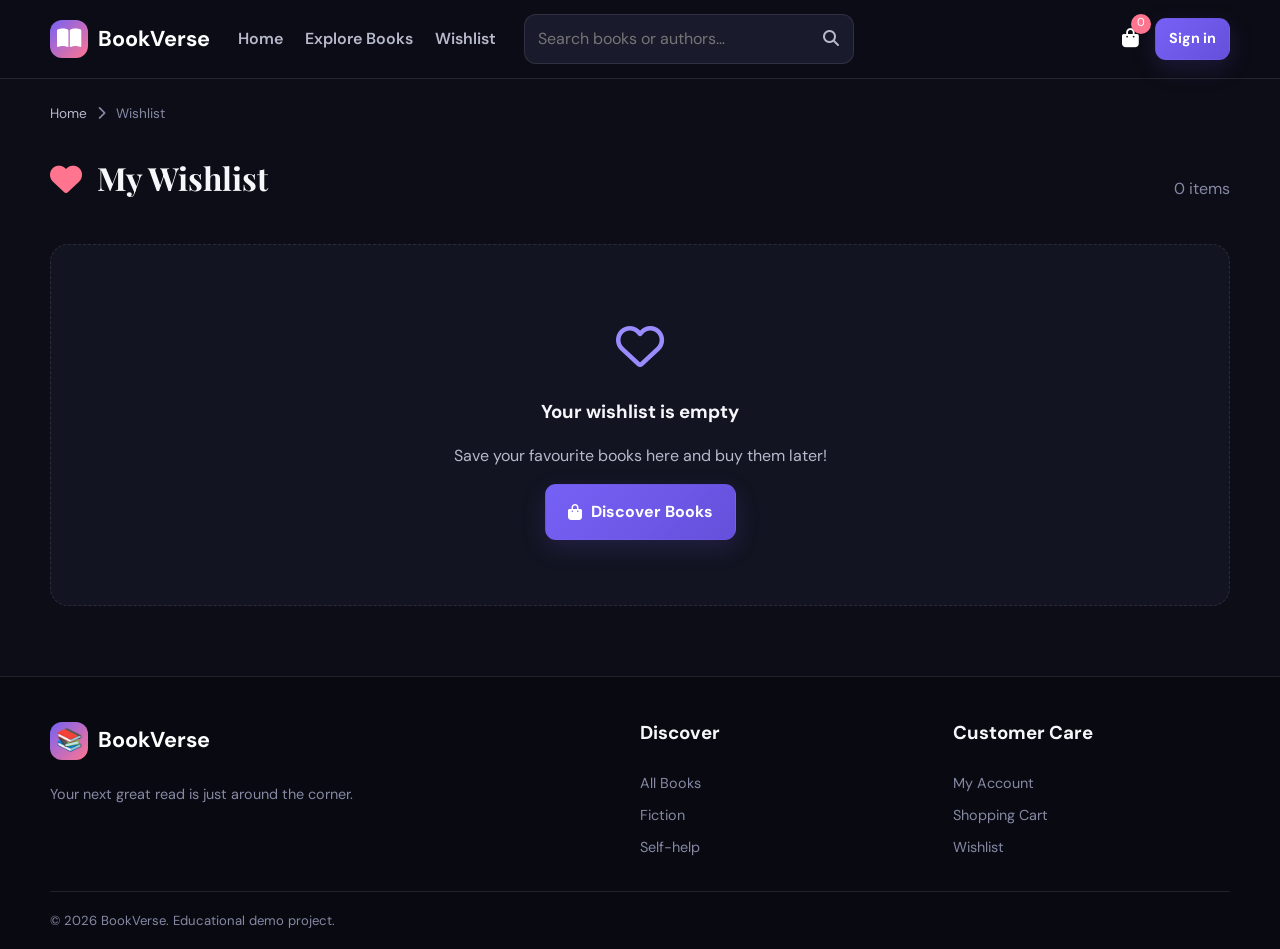
<file: wishlist.html>
<!DOCTYPE html>
<html lang="en">
<head>
  <meta charset="UTF-8">
  <meta name="viewport" content="width=device-width, initial-scale=1.0">
  <meta name="description" content="View your saved books and wishlist on BookVerse.">
  <title>My Wishlist — BookVerse</title>
  <link rel="stylesheet" href="css/style.css">
  <link rel="stylesheet" href="https://cdnjs.cloudflare.com/ajax/libs/font-awesome/6.5.1/css/all.min.css">
  <link rel="icon" href="data:image/svg+xml,<svg xmlns='http://www.w3.org/2000/svg' viewBox='0 0 100 100'><text y='.9em' font-size='90'>📚</text></svg>">
</head>
<body>
  <div id="navbar-container"></div>
  <div class="toast-container" id="toast-container"></div>

  <div class="modal-backdrop" id="modal-backdrop" onclick="closeModal()"></div>
  <div class="modal" id="quick-view-modal">
    <div class="modal-header">
      <h2>Quick View</h2>
      <button class="modal-close" onclick="closeModal()"><i class="fas fa-times"></i></button>
    </div>
    <div class="modal-body"></div>
  </div>

  <main class="page-content wishlist-page">
    <div class="container">
      <div class="breadcrumb">
        <a href="index.html">Home</a>
        <span class="separator"><i class="fas fa-chevron-right"></i></span>
        <span class="current">Wishlist</span>
      </div>

      <div class="wishlist-header">
        <h1><i class="fas fa-heart" style="color:var(--accent);margin-right:8px;"></i> My Wishlist</h1>
        <span class="wishlist-count" id="wishlist-count"></span>
      </div>

      <div id="wishlist-content">
        <!-- Rendered by JS -->
      </div>
    </div>
  </main>

  <div id="footer-container"></div>
  <button class="back-to-top" id="back-to-top"><i class="fas fa-arrow-up"></i></button>

  <script src="js/app.js"></script>
  <script>
    document.addEventListener('DOMContentLoaded', () => {
      document.getElementById('navbar-container').innerHTML = renderNavbar();
      document.getElementById('footer-container').innerHTML = renderFooter();
      initNavbarScroll();
      initBackToTop();
      initUserDropdown();
      initSearch();

      renderWishlist();
    });

    function renderWishlist() {
      const container = document.getElementById('wishlist-content');
      const countEl = document.getElementById('wishlist-count');
      const wishlistBooks = AppState.wishlist.map(id => BookStore.books.find(b => b.id === id)).filter(Boolean);

      countEl.textContent = `${wishlistBooks.length} items`;

      if (wishlistBooks.length === 0) {
        container.innerHTML = `
          <div class="empty-state">
            <div class="empty-state-icon"><i class="far fa-heart"></i></div>
            <h3>Your wishlist is empty</h3>
            <p>Save your favourite books here and buy them later!</p>
            <a href="catalog.html" class="btn btn-primary btn-lg"><i class="fas fa-shopping-bag"></i> Discover Books</a>
          </div>
        `;
        return;
      }

      container.innerHTML = `
        <div class="book-grid book-grid-wide">
          ${wishlistBooks.map(book => {
            const discount = getDiscount(book.originalPrice, book.price);
            return `
              <div class="book-card" onclick="window.location.href='book-detail.html?id=${book.id}'">
                <div class="book-card-image">
                  <img src="${book.image}" alt="${book.title}" loading="lazy" onerror="this.src='https://via.placeholder.com/240x340/1a1a2e/6c5ce7?text=${encodeURIComponent(book.title)}'">
                  ${book.badge ? `<div class="book-card-badge"><span class="badge badge-accent">${book.badge}</span></div>` : ''}
                  <div class="book-card-actions" style="opacity:1;transform:none;">
                    <button class="wishlisted" onclick="event.stopPropagation(); removeFromWishlist(${book.id})" title="Remove from Wishlist">
                      <i class="fas fa-heart"></i>
                    </button>
                  </div>
                </div>
                <div class="book-card-body">
                  <div class="book-card-category">${book.category}</div>
                  <h3 class="book-card-title">${book.title}</h3>
                  <p class="book-card-author">by ${book.author}</p>
                  <div class="book-card-rating">
                    <div class="stars">${generateStars(book.rating)}</div>
                    <span class="rating-count">(${formatReviews(book.reviews)})</span>
                  </div>
                  <div class="book-card-footer">
                    <div class="book-price">
                      <span class="current">${formatPrice(book.price)}</span>
                      <span class="original">${formatPrice(book.originalPrice)}</span>
                      <span class="discount">${discount}% off</span>
                    </div>
                    <button class="add-to-cart-btn" onclick="event.stopPropagation(); moveToCart(${book.id})">
                      <i class="fas fa-cart-plus"></i> Add
                    </button>
                  </div>
                </div>
              </div>
            `;
          }).join('')}
        </div>
      `;
    }

    function removeFromWishlist(bookId) {
      AppState.toggleWishlist(bookId);
      renderWishlist();
    }

    function moveToCart(bookId) {
      AppState.addToCart(bookId);
      AppState.wishlist = AppState.wishlist.filter(id => id !== bookId);
      AppState.save();
      renderWishlist();
      document.getElementById('navbar-container').innerHTML = renderNavbar();
      initUserDropdown();
    }
  </script>
</body>
</html>
</file>
<file: css/style.css>
@import url('https://fonts.googleapis.com/css2?family=DM+Sans:wght@400;500;600;700&family=Playfair+Display:wght@600;700&display=swap');
:root{--bg:#0c0d16;--bg-secondary:#121421;--bg-elevated:#191b2c;--surface:#171827;--text-primary:#f6f6fb;--text-secondary:#b7b9cc;--text-muted:#8589a4;--primary:#7661f6;--primary-light:#9a8bff;--accent:#ff758f;--accent-light:#ff9bb0;--secondary:#00d2d3;--success:#45d6a0;--warning:#ffd93d;--border-color:rgba(255,255,255,.1);--shadow:0 18px 50px rgba(0,0,0,.25);--radius:18px}*{box-sizing:border-box}html{scroll-behavior:smooth}body{margin:0;background:var(--bg);color:var(--text-primary);font-family:'DM Sans',sans-serif;line-height:1.6}img{max-width:100%;display:block}a{color:var(--primary-light);text-decoration:none}a:hover{color:var(--accent-light)}button,input,select,textarea{font:inherit}button{cursor:pointer}h1,h2,h3{line-height:1.2;margin-top:0}h1,h2,.section-title{font-family:'Playfair Display',serif}p{color:var(--text-secondary)}.container{width:min(1180px,calc(100% - 40px));margin-inline:auto}.page-content{min-height:60vh;padding-bottom:70px}.section{padding:64px 0}.section-header{display:flex;align-items:center;justify-content:space-between;gap:20px;margin-bottom:26px}.section-title{font-size:clamp(1.7rem,3vw,2.4rem);margin-bottom:0}.site-header{position:sticky;top:0;z-index:30;background:rgba(12,13,22,.88);backdrop-filter:blur(18px);border-bottom:1px solid var(--border-color);transition:box-shadow .2s}.site-header.scrolled{box-shadow:var(--shadow)}.nav-inner{min-height:78px;display:flex;align-items:center;gap:28px}.navbar-brand{display:inline-flex;align-items:center;gap:10px;color:white;font-weight:700;font-size:1.35rem;white-space:nowrap}.brand-icon{width:38px;height:38px;display:grid;place-items:center;border-radius:12px;background:linear-gradient(135deg,var(--primary),var(--accent));color:#fff}.main-nav{display:flex;gap:22px}.main-nav a{color:var(--text-secondary);font-weight:600}.main-nav a:hover{color:#fff}.nav-search{display:flex;flex:1;max-width:330px;background:var(--bg-elevated);border:1px solid var(--border-color);border-radius:12px;overflow:hidden}.nav-search input{width:100%;min-width:0;background:transparent;border:0;padding:11px 13px;color:white;outline:none}.nav-search button{border:0;background:transparent;color:var(--text-secondary);padding:0 14px}.nav-actions{display:flex;align-items:center;gap:16px;margin-left:auto}.nav-icon{position:relative;color:white;font-size:1.2rem}.nav-icon span{position:absolute;top:-10px;right:-12px;min-width:20px;height:20px;padding:0 5px;border-radius:20px;background:var(--accent);font-size:.72rem;text-align:center;color:#fff}.nav-user{color:var(--text-secondary)}.mobile-menu-toggle{display:none;background:none;border:0;color:white;font-size:1.25rem}.btn{display:inline-flex;align-items:center;justify-content:center;gap:9px;padding:11px 18px;border-radius:11px;border:1px solid transparent;font-weight:700;transition:transform .18s,background .18s;color:white}.btn:hover{transform:translateY(-2px);color:white}.btn-primary{background:linear-gradient(135deg,var(--primary),#6550db);box-shadow:0 8px 24px #7661f62b}.btn-accent{background:linear-gradient(135deg,var(--accent),#f34d76)}.btn-outline{background:transparent;border-color:var(--border-color)}.btn-ghost{background:var(--bg-elevated)}.btn-lg{padding:14px 22px}.btn-sm{padding:8px 13px;font-size:.9rem}.hero{padding:74px 0 62px;background:radial-gradient(ellipse at 78% 30%,#41337c44,transparent 40%),radial-gradient(ellipse at 10% 80%,#a0445c24,transparent 35%)}.hero-content{display:grid;grid-template-columns:1.1fr .9fr;align-items:center;gap:40px}.hero h1{font-size:clamp(2.6rem,5vw,4.5rem);letter-spacing:-1.5px;margin-bottom:20px}.highlight{color:var(--primary-light)}.hero-text>p{max-width:600px;font-size:1.08rem}.hero-actions{display:flex;gap:12px;flex-wrap:wrap;margin:28px 0}.hero-stats{display:flex;gap:35px;margin-top:34px}.stat-number{font-size:1.5rem;font-weight:700}.stat-label{font-size:.85rem;color:var(--text-muted)}.hero-book-stack{height:340px;display:flex;justify-content:center;align-items:center;perspective:900px}.hero-book{width:175px;max-height:270px;overflow:hidden;border-radius:9px;box-shadow:0 25px 50px #0008;transform:rotate(-10deg)}.hero-book:nth-child(2){transform:translateY(-18px) rotate(4deg);margin-left:-35px;z-index:2}.hero-book:nth-child(3){transform:rotate(12deg);margin-left:-35px}.hero-book img{height:260px;width:100%;object-fit:cover}.category-strip{padding:20px 0;border-block:1px solid var(--border-color);background:var(--bg-secondary)}.category-list{display:flex;gap:12px;flex-wrap:wrap;justify-content:center}.category-chip{padding:10px 16px;border-radius:30px;border:1px solid var(--border-color);color:var(--text-secondary);background:#ffffff04}.category-chip:hover{background:var(--primary);color:white}.book-grid{display:grid;grid-template-columns:repeat(4,minmax(0,1fr));gap:22px}.book-grid-wide{grid-template-columns:repeat(3,minmax(0,1fr))}.book-card{min-width:0;overflow:hidden;border:1px solid var(--border-color);border-radius:var(--radius);background:linear-gradient(145deg,#171827,#11121d);transition:transform .22s,border-color .22s;cursor:pointer}.book-card:hover{transform:translateY(-5px);border-color:#7661f688}.book-card-image{height:245px;position:relative;background:#202136;display:flex;justify-content:center;overflow:hidden;padding:18px}.book-card-image>img{height:100%;width:auto;max-width:100%;object-fit:contain;box-shadow:0 10px 25px #0005}.book-card-badge{position:absolute;left:12px;top:12px;color:#fff;background:var(--accent);font-size:.7rem;padding:4px 8px;border-radius:6px}.book-card-actions{position:absolute;right:12px;top:12px;display:flex;flex-direction:column;gap:8px;opacity:0;transform:translateX(6px);transition:.2s}.book-card:hover .book-card-actions{opacity:1;transform:none}.book-card-actions button{width:34px;height:34px;border:0;border-radius:50%;background:#10111de8;color:white}.book-card-body{padding:17px}.book-card-category{font-size:.76rem;text-transform:uppercase;letter-spacing:.08em;color:var(--primary-light);font-weight:700}.book-card-title{font-size:1.08rem;margin:5px 0}.book-card-author{font-size:.86rem;margin:0 0 8px}.book-card-rating{display:flex;align-items:center;gap:7px;font-size:.78rem;color:var(--text-muted)}.stars-text{color:#ffd166;letter-spacing:1px}.stars-empty{color:#55586c}.book-card-footer{display:flex;align-items:end;justify-content:space-between;gap:10px;margin-top:15px}.book-price{display:flex;gap:6px;align-items:center;flex-wrap:wrap}.book-price strong{font-size:1.05rem}.book-price del{color:var(--text-muted);font-size:.8rem}.discount{color:var(--success);font-size:.75rem}.add-to-cart-btn{background:var(--primary);border:0;color:white;border-radius:8px;padding:8px 10px;white-space:nowrap}.deals-banner{display:flex;justify-content:space-between;align-items:center;gap:24px;padding:35px;border-radius:22px;background:linear-gradient(120deg,#4935a6,#a83e69);overflow:hidden}.deals-banner h2{font-size:2rem;margin-bottom:8px}.deals-banner p{color:#f0eaff}.deals-timer{display:flex;gap:12px}.deals-timer div{min-width:65px;padding:12px;border-radius:12px;background:#100c2d66;text-align:center}.deals-timer strong,.deals-timer span{display:block}.deals-timer strong{font-size:1.4rem}.deals-timer span{font-size:.7rem}.features-grid{display:grid;grid-template-columns:repeat(4,1fr);gap:18px}.feature-card,.testimonial-card{padding:24px;border:1px solid var(--border-color);border-radius:var(--radius);background:var(--bg-elevated)}.feature-icon{font-size:1.7rem;color:var(--primary-light);margin-bottom:15px}.feature-card h3{margin-bottom:8px}.feature-card p{font-size:.9rem;margin-bottom:0}.testimonials-grid{display:grid;grid-template-columns:repeat(3,1fr);gap:18px}.testimonial-stars{color:#ffd166}.testimonial-author{display:flex;gap:12px;align-items:center}.testimonial-author img{width:42px;height:42px;border-radius:50%}.testimonial-author-name{font-weight:700}.testimonial-author-title{font-size:.8rem;color:var(--text-muted)}.site-footer{border-top:1px solid var(--border-color);padding:45px 0 18px;background:#090a11}.footer-grid{display:grid;grid-template-columns:2fr 1fr 1fr;gap:35px}.footer-grid>div{display:flex;flex-direction:column;align-items:flex-start;gap:9px}.footer-grid p,.footer-grid a:not(.navbar-brand){font-size:.9rem;color:var(--text-muted)}.footer-bottom{margin-top:32px;padding-top:18px;border-top:1px solid var(--border-color);font-size:.82rem;color:var(--text-muted)}.breadcrumb{display:flex;gap:10px;align-items:center;font-size:.85rem;color:var(--text-muted);padding:24px 0}.breadcrumb a{color:var(--text-secondary)}.catalog-layout{display:grid;grid-template-columns:240px 1fr;gap:28px}.filter-sidebar{align-self:start;background:var(--bg-secondary);padding:22px;border:1px solid var(--border-color);border-radius:var(--radius)}.filter-group{padding-bottom:20px;margin-bottom:20px;border-bottom:1px solid var(--border-color)}.filter-group h3{font-size:1rem}.filter-option{display:flex;gap:9px;align-items:center;margin:10px 0;color:var(--text-secondary);font-size:.9rem}.filter-option input{accent-color:var(--primary)}.price-range-slider input{width:100%;accent-color:var(--primary)}.price-range-values{display:flex;justify-content:space-between;color:var(--text-muted);font-size:.8rem}.catalog-toolbar{display:flex;justify-content:space-between;align-items:center;gap:15px;margin-bottom:20px;color:var(--text-secondary)}.catalog-sort{display:flex;gap:12px;align-items:center}.sort-select,.form-input,select,input,textarea{color:var(--text-primary)}.sort-select{background:var(--bg-elevated);border:1px solid var(--border-color);border-radius:9px;padding:10px}.view-toggle{display:flex;gap:5px}.view-toggle button{background:var(--bg-elevated);border:1px solid var(--border-color);color:var(--text-secondary);padding:9px 11px;border-radius:8px}.view-toggle button.active{background:var(--primary);color:#fff}.book-grid.list-view{grid-template-columns:1fr}.book-grid.list-view .book-card{display:grid;grid-template-columns:180px 1fr}.book-grid.list-view .book-card-image{height:100%;min-height:230px}.pagination{display:flex;justify-content:center;gap:8px;margin-top:30px}.pagination button{background:var(--bg-elevated);color:white;border:1px solid var(--border-color);border-radius:8px;padding:8px 13px}.pagination button.active{background:var(--primary)}.empty-state{text-align:center;padding:65px 20px;background:var(--bg-secondary);border:1px dashed var(--border-color);border-radius:var(--radius)}.empty-state-icon{font-size:3rem;color:var(--primary-light);margin-bottom:15px}.book-detail-layout{display:grid;grid-template-columns:.85fr 1.15fr;gap:48px;padding:18px 0 40px}.book-detail-main-image{height:430px;background:var(--bg-secondary);border-radius:var(--radius);display:grid;place-items:center;padding:25px}.book-detail-main-image img{height:100%;object-fit:contain;box-shadow:var(--shadow)}.book-detail-thumbnails{display:flex;gap:12px;margin-top:12px}.thumb{height:75px;min-width:65px;padding:5px;border:1px solid var(--border-color);border-radius:8px;cursor:pointer}.thumb img{height:100%;width:100%;object-fit:contain}.book-detail-info h1{font-size:2.5rem;margin:10px 0}.book-detail-author{margin-top:-6px}.book-detail-rating{display:flex;align-items:center;gap:12px;margin:18px 0}.book-detail-price{display:flex;align-items:center;gap:12px;flex-wrap:wrap;font-size:1.7rem}.current-price{font-weight:700}.original-price{font-size:1.1rem;text-decoration:line-through;color:var(--text-muted)}.discount-pct{font-size:.9rem;color:var(--success)}.book-detail-offers{display:grid;gap:8px;margin:22px 0}.offer-tag{padding:10px 12px;border-radius:9px;background:var(--bg-secondary);color:var(--text-secondary)}.book-detail-actions{display:flex;gap:10px;flex-wrap:wrap;margin:25px 0}.book-meta{display:grid;grid-template-columns:repeat(2,1fr);gap:10px;padding:18px;background:var(--bg-secondary);border-radius:12px}.book-meta span{color:var(--text-muted)}.cart-layout{display:grid;grid-template-columns:1fr 330px;gap:28px}.cart-items-section,.cart-summary{padding:22px;border:1px solid var(--border-color);border-radius:var(--radius);background:var(--bg-secondary)}.cart-summary{align-self:start;position:sticky;top:100px}.cart-items-header{display:flex;align-items:center;justify-content:space-between;gap:12px;margin-bottom:18px}.cart-item{display:flex;gap:18px;padding:18px 0;border-bottom:1px solid var(--border-color)}.cart-item-image img{width:90px;height:120px;object-fit:contain;background:var(--bg-elevated);border-radius:8px}.cart-item-info{flex:1;min-width:0}.cart-item-info h3{font-size:1.05rem;margin-bottom:4px}.cart-item-author,.cart-item-format{font-size:.85rem;color:var(--text-muted)}.cart-item-price{display:flex;gap:9px;align-items:center;flex-wrap:wrap}.cart-item-price .current{font-weight:700}.cart-item-price .original{text-decoration:line-through;color:var(--text-muted);font-size:.85rem}.cart-item-actions{display:flex;align-items:center;gap:12px;flex-wrap:wrap;margin-top:12px}.qty-control{display:flex;align-items:center;border:1px solid var(--border-color);border-radius:8px;overflow:hidden}.qty-control button{background:var(--bg-elevated);color:white;border:0;padding:5px 10px}.qty-value{min-width:35px;text-align:center}.cart-item-remove{background:none;border:0;color:var(--accent-light);font-size:.85rem}.cart-summary-row{display:flex;justify-content:space-between;gap:15px;padding:11px 0;border-bottom:1px solid var(--border-color);color:var(--text-secondary)}.cart-summary-total{display:flex;justify-content:space-between;font-size:1.2rem;font-weight:700;padding:18px 0}.savings{color:var(--success)}.coupon-row{display:flex;gap:8px;margin:16px 0}.coupon-row input{width:100%;min-width:0;background:var(--bg);border:1px solid var(--border-color);border-radius:8px;padding:10px}.wishlist-header{display:flex;justify-content:space-between;align-items:center;margin:10px 0 25px}.wishlist-header h1{font-size:2rem}.wishlist-count{color:var(--text-muted)}.auth-page{min-height:100vh;display:grid;grid-template-columns:1fr 1fr}.auth-visual{display:grid;place-items:center;padding:45px;background:radial-gradient(ellipse at top left,#5742b766,transparent 50%),linear-gradient(145deg,#17142b,#11121d);text-align:center}.auth-visual-content{max-width:520px}.auth-visual h2{font-size:2.6rem}.auth-form-section{display:grid;place-items:center;padding:45px 25px}.auth-form-container{width:min(430px,100%)}.auth-form-header{margin:25px 0}.auth-form-header h1{font-size:2.2rem;margin-bottom:8px}.form-group{margin-bottom:17px}.form-group label{display:block;font-size:.9rem;margin-bottom:7px;color:var(--text-secondary)}.form-input-icon{position:relative}.form-input-icon>i{position:absolute;left:13px;top:50%;transform:translateY(-50%);color:var(--text-muted)}.form-input{width:100%;background:var(--bg-secondary);border:1px solid var(--border-color);border-radius:10px;padding:12px 14px;outline:none}.form-input-icon .form-input{padding-left:42px}.form-input:focus,input:focus,textarea:focus{border-color:var(--primary-light);outline:2px solid #7661f622}.toggle-password{position:absolute;right:13px;top:50%;transform:translateY(-50%);cursor:pointer;color:var(--text-muted)}.auth-submit{width:100%;margin-top:8px}.form-row{display:flex;justify-content:space-between;align-items:center;gap:12px;font-size:.85rem;margin-bottom:15px}.checkbox-group{display:flex;gap:8px;align-items:center}.auth-divider{text-align:center;color:var(--text-muted);margin:22px 0}.social-login{display:grid;grid-template-columns:repeat(3,1fr);gap:8px}.social-login-btn{padding:10px 5px;border:1px solid var(--border-color);border-radius:9px;background:var(--bg-secondary);color:white}.auth-footer-text{text-align:center;margin-top:22px;font-size:.9rem}.profile-header-card{border:1px solid var(--border-color);border-radius:var(--radius);overflow:hidden;background:var(--bg-secondary);margin:20px 0 28px}.profile-cover{height:130px;background:linear-gradient(110deg,#44349a,#b34e78);display:flex;justify-content:flex-end;align-items:flex-start;padding:15px}.profile-cover-edit,.profile-avatar-edit{background:#121421cc;color:white;border:1px solid #ffffff33;border-radius:8px;padding:8px}.profile-info-section{display:flex;align-items:center;gap:22px;padding:0 25px 22px;flex-wrap:wrap}.profile-avatar-wrapper{margin-top:-38px;position:relative}.profile-avatar{width:88px;height:88px;border-radius:50%;border:4px solid var(--bg-secondary);background:var(--bg-elevated);overflow:hidden;display:grid;place-items:center}.profile-avatar img{width:100%;height:100%;object-fit:cover}.profile-avatar-edit{position:absolute;right:-5px;bottom:0;padding:5px 7px}.profile-details{flex:1}.profile-details h1{margin:12px 0 3px}.profile-email,.profile-member-since{font-size:.85rem;margin:0}.profile-stats-row{display:flex;gap:22px}.profile-stat-item{text-align:center}.stat-val{font-size:1.2rem;font-weight:700}.stat-lbl{font-size:.78rem;color:var(--text-muted)}.profile-content{display:grid;grid-template-columns:230px 1fr;gap:25px}.profile-sidebar{display:flex;flex-direction:column;gap:6px;align-self:start;padding:12px;background:var(--bg-secondary);border:1px solid var(--border-color);border-radius:var(--radius)}.profile-nav-item{background:transparent;border:0;text-align:left;padding:12px;border-radius:9px;color:var(--text-secondary)}.profile-nav-item.active,.profile-nav-item:hover{background:#7661f622;color:white}.profile-tab-content{min-width:0;padding:25px;background:var(--bg-secondary);border:1px solid var(--border-color);border-radius:var(--radius)}.profile-tab-panel{display:none}.profile-tab-panel.active{display:block}.profile-section-title{font-size:1.2rem}.form-grid{display:grid;grid-template-columns:1fr 1fr;gap:0 18px}.full-width{grid-column:1/-1}.toast-container{position:fixed;top:95px;right:20px;z-index:100;display:grid;gap:10px}.toast{padding:13px 18px;background:#24263a;border:1px solid var(--border-color);border-left:4px solid var(--primary);border-radius:10px;box-shadow:var(--shadow);animation:toast-in .2s ease}.toast-success{border-left-color:var(--success)}.toast-error{border-left-color:var(--accent)}.toast-info{border-left-color:var(--secondary)}@keyframes toast-in{from{opacity:0;transform:translateX(12px)}to{opacity:1;transform:none}}.modal-backdrop{display:none;position:fixed;inset:0;background:#000a;z-index:50}.modal{display:none;position:fixed;z-index:51;left:50%;top:50%;transform:translate(-50%,-45%);width:min(680px,calc(100% - 30px));max-height:85vh;overflow:auto;background:var(--bg-secondary);border:1px solid var(--border-color);border-radius:18px;padding:24px;box-shadow:var(--shadow)}.modal.open,.modal-backdrop.open{display:block}.modal-header{display:flex;align-items:center;justify-content:space-between}.modal-close{background:transparent;border:0;color:white;font-size:1.2rem}.quick-view{display:grid;grid-template-columns:180px 1fr;gap:22px}.quick-view img{width:100%;height:240px;object-fit:contain}.back-to-top{position:fixed;bottom:22px;right:22px;width:42px;height:42px;border:0;border-radius:12px;background:var(--primary);color:white;opacity:0;pointer-events:none;transition:.2s;z-index:20}.back-to-top.visible{opacity:1;pointer-events:auto}.related-books{margin-top:20px}
@media(max-width:1000px){.nav-inner{gap:16px}.main-nav{gap:12px}.nav-search{max-width:240px}.book-grid{grid-template-columns:repeat(3,minmax(0,1fr))}.book-grid-wide{grid-template-columns:repeat(2,minmax(0,1fr))}.features-grid{grid-template-columns:repeat(2,1fr)}.catalog-layout{grid-template-columns:210px 1fr}.cart-layout{grid-template-columns:1fr 290px}.book-detail-layout{gap:28px}}
@media(max-width:760px){.container{width:min(100% - 28px,600px)}.nav-inner{min-height:68px;flex-wrap:wrap;padding:10px 0}.main-nav{display:none;order:4;width:100%;padding:10px 0}.main-nav.open{display:flex}.nav-search{order:3;max-width:none;flex-basis:100%;display:none}.nav-actions{gap:12px}.mobile-menu-toggle{display:block}.hero{padding:45px 0}.hero-content{grid-template-columns:1fr}.hero h1{font-size:2.8rem}.hero-visual{display:none}.hero-stats{gap:20px}.book-grid{grid-template-columns:repeat(2,minmax(0,1fr));gap:12px}.book-card-image{height:190px;padding:12px}.book-card-body{padding:12px}.book-card-title{font-size:.95rem}.book-card-footer{align-items:flex-start;flex-direction:column}.add-to-cart-btn{width:100%}.deals-banner{align-items:flex-start;flex-direction:column;padding:24px}.features-grid,.testimonials-grid{grid-template-columns:1fr 1fr}.catalog-layout{grid-template-columns:1fr}.filter-sidebar{order:2}.catalog-toolbar{align-items:flex-start;flex-direction:column}.catalog-sort{width:100%;flex-wrap:wrap}.cart-layout{grid-template-columns:1fr}.cart-summary{position:static}.book-detail-layout{grid-template-columns:1fr;gap:25px}.book-detail-main-image{height:330px}.book-detail-info h1{font-size:2rem}.auth-page{grid-template-columns:1fr}.auth-visual{display:none}.profile-content{grid-template-columns:1fr}.profile-sidebar{display:grid;grid-template-columns:repeat(2,1fr)}.profile-info-section{padding-inline:16px;gap:12px}.profile-stats-row{width:100%;justify-content:space-around}.footer-grid{grid-template-columns:1fr 1fr}.footer-grid>div:first-child{grid-column:1/-1}.form-grid{grid-template-columns:1fr}.full-width{grid-column:auto}.book-grid.list-view .book-card{grid-template-columns:110px 1fr}.book-grid.list-view .book-card-image{min-height:190px}.quick-view{grid-template-columns:110px 1fr}.quick-view img{height:180px}}
@media(max-width:430px){.book-grid,.book-grid-wide{grid-template-columns:1fr 1fr}.book-card-image{height:155px}.book-card-body{padding:10px}.book-card-author{font-size:.76rem}.book-card-rating{font-size:.7rem}.book-price strong{font-size:.92rem}.book-price del{font-size:.7rem}.hero h1{font-size:2.3rem}.hero-stats{gap:14px}.stat-number{font-size:1.2rem}.stat-label{font-size:.72rem}.features-grid,.testimonials-grid{grid-template-columns:1fr}.social-login{grid-template-columns:1fr}.cart-item{gap:10px}.cart-item-image img{width:65px;height:95px}.cart-items-section,.cart-summary{padding:15px}.profile-sidebar{grid-template-columns:1fr}.footer-grid{grid-template-columns:1fr}}
</file>
